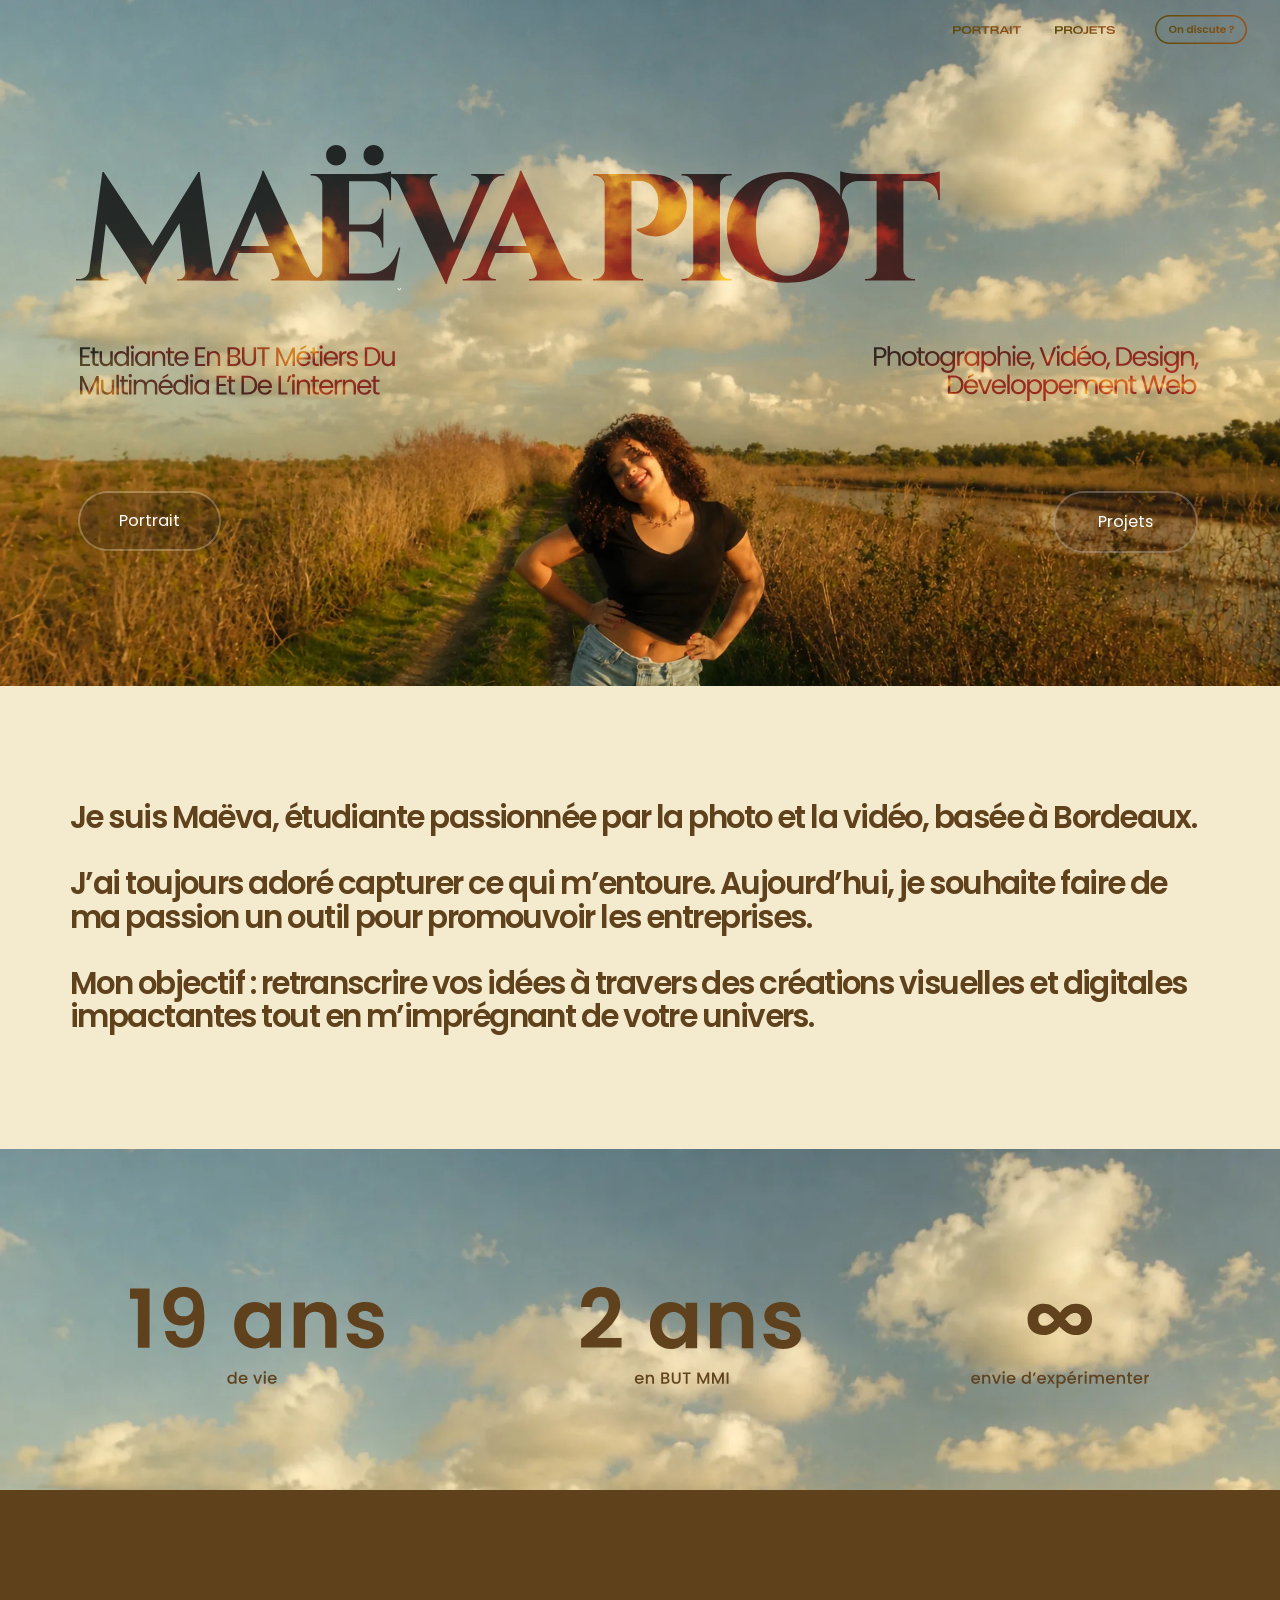
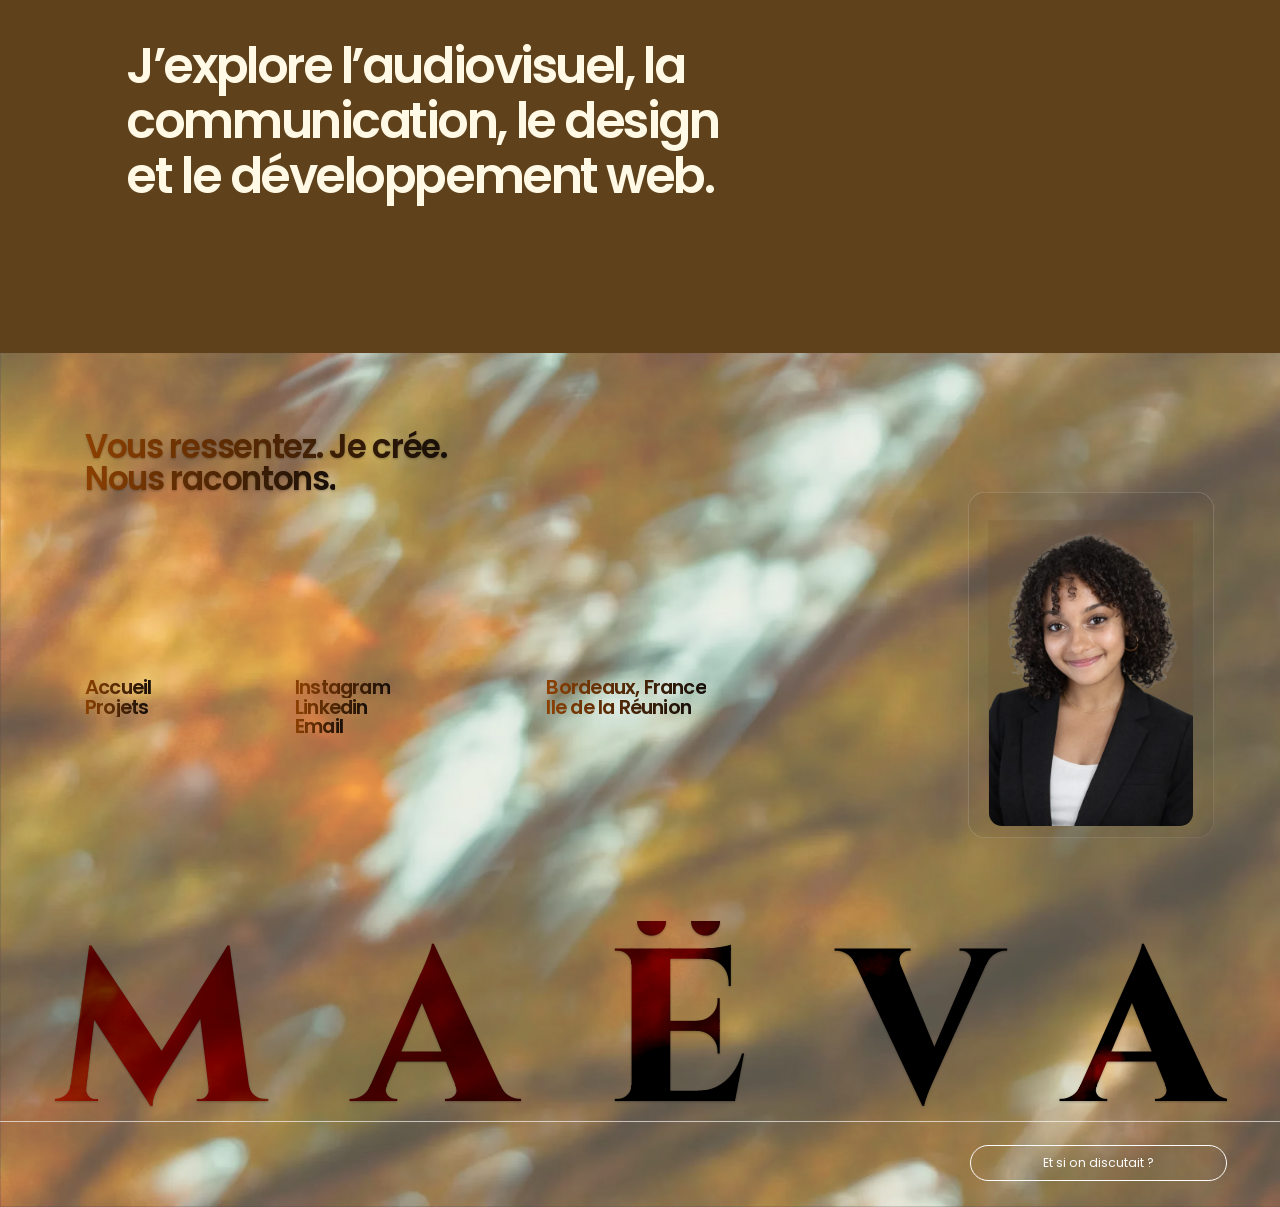
<file: index.html>
<!DOCTYPE html>
<html lang="fr">
<head>
  <meta charset="UTF-8">
  <meta name="viewport" content="width=device-width, initial-scale=1">
  <title>Maëva Piot — Portfolio</title>
  <meta name="description" content="Maëva Piot, étudiante en BUT Métiers du Multimédia et de l'Internet à Bordeaux : photographie, vidéo, design et développement web.">
  <link rel="preconnect" href="https://fonts.googleapis.com">
  <link rel="preconnect" href="https://fonts.gstatic.com" crossorigin>
  <link href="https://fonts.googleapis.com/css2?family=Cinzel:wght@600;800&family=Poppins:wght@300;400;500;600&display=swap" rel="stylesheet">
  <link rel="stylesheet" href="css/style.css">
</head>
<body>
  <div class="page">

    <header class="section hero">
      <img class="hero__fond plein-ecran" src="assets/img/hero.webp" alt="Maëva Piot souriante sur un chemin de campagne au coucher du soleil" fetchpriority="high">

      <nav class="nav" aria-label="Navigation principale">
        <a class="nav__portrait" href="#presentation"><img src="assets/svg/nav-portrait.svg" alt="Portrait"></a>
        <a class="nav__projets" href="projets.html"><img src="assets/svg/nav-projets.svg" alt="Projets"></a>
        <a class="nav__contact" href="mailto:maeva.piot@mmibordeaux.com">
          <img class="contour" src="assets/svg/nav-contour.svg" alt="">
          <img class="libelle" src="assets/svg/nav-on-discute.svg" alt="On discute ?">
        </a>
      </nav>

      <h1 class="hero__titre"><img src="assets/svg/titre-maeva-piot.svg" alt="Maëva Piot"></h1>
      <p class="hero__sous-titre hero__sous-titre--gauche"><img src="assets/svg/sous-titre-gauche.svg" alt="Étudiante en BUT Métiers du Multimédia et de l'Internet"></p>
      <p class="hero__sous-titre hero__sous-titre--droite"><img src="assets/svg/sous-titre-droite.svg" alt="Photographie, vidéo, design, développement web"></p>
      <img class="hero__fleche" src="assets/svg/nav-vector98.svg" alt="">

      <div class="hero__boutons">
        <a class="btn-hero btn-hero--portrait" href="#presentation">
          <img src="assets/svg/btn-portrait.svg" alt="">
          <span>Portrait</span>
        </a>
        <a class="btn-hero btn-hero--projets" href="projets.html">
          <img src="assets/svg/btn-projets-fond.svg" alt="">
          <img src="assets/svg/btn-projets-contour.svg" alt="">
          <span>Projets</span>
        </a>
      </div>
    </header>

    <main>
      <section class="section presentation" id="presentation">
        <div class="presentation__texte reveal">
          <p>Je suis Maëva, étudiante passionnée par la photo et la vidéo, basée à Bordeaux.</p>
          <p>J’ai toujours adoré capturer ce qui m’entoure. Aujourd’hui, je souhaite faire de ma passion un outil pour promouvoir les entreprises.</p>
          <p>Mon objectif : retranscrire vos idées à travers des créations visuelles et digitales impactantes tout en m’imprégnant de votre univers.</p>
        </div>
      </section>

      <section class="section chiffres" aria-label="Quelques chiffres">
        <div class="chiffres__fond crop plein-ecran"><img src="assets/img/ciel.webp" alt="" loading="lazy"></div>
        <img class="chiffres__svg chiffres__svg--groupe" src="assets/svg/stats-19-infini.svg" alt="19 ans de vie, 2 ans en BUT MMI, une envie infinie d’expérimenter">
        <img class="chiffres__svg chiffres__svg--deux" src="assets/svg/stats-2-ans.svg" alt="">
        <div class="chiffres__html" aria-hidden="true">
          <div><strong>19 ans</strong><span>de vie</span></div>
          <div><strong>2 ans</strong><span>en BUT MMI</span></div>
          <div><strong>∞</strong><span>envie d’expérimenter</span></div>
        </div>
      </section>

      <section class="section exploration">
        <p class="reveal">J’explore l’audiovisuel, la communication, le design et le développement web.</p>
      </section>
    </main>

    <footer class="section footer">
      <img class="footer__fond plein-ecran" src="assets/img/footer-bg.webp" alt="" loading="lazy">
      <p class="footer__accroche"><span class="texte-degrade">Vous ressentez. Je crée.</span><span class="texte-degrade">Nous racontons.</span></p>
      <nav class="footer__colonnes" aria-label="Liens du pied de page">
        <ul class="footer__col footer__col--nav">
          <li><a class="texte-degrade" href="index.html">Accueil</a></li>
          <li><a class="texte-degrade" href="projets.html">Projets</a></li>
        </ul>
        <ul class="footer__col footer__col--reseaux">
          <!-- TODO : renseigner les liens Instagram et LinkedIn -->
          <li><a class="texte-degrade" href="#" target="_blank" rel="noopener">Instagram</a></li>
          <li><a class="texte-degrade" href="#" target="_blank" rel="noopener">Linkedin</a></li>
          <li><a class="texte-degrade" href="mailto:maeva.piot@mmibordeaux.com">Email</a></li>
        </ul>
        <ul class="footer__col">
          <li class="texte-degrade">Bordeaux, France</li>
          <li class="texte-degrade">Ile de la Réunion</li>
        </ul>
      </nav>
      <div class="footer__carte">
        <img class="cadre" src="assets/svg/cadre-portrait.svg" alt="">
        <img class="photo" src="assets/img/portrait-maeva.webp" alt="Portrait de Maëva Piot" loading="lazy">
      </div>
      <p class="footer__nom" aria-hidden="true">Maëva</p>
      <img class="footer__ligne" src="assets/svg/ligne-footer.svg" alt="">
      <a class="footer__contact" href="mailto:maeva.piot@mmibordeaux.com">Et si on discutait ?</a>
    </footer>

  </div>
  <script src="js/main.js"></script>
</body>
</html>
</file>
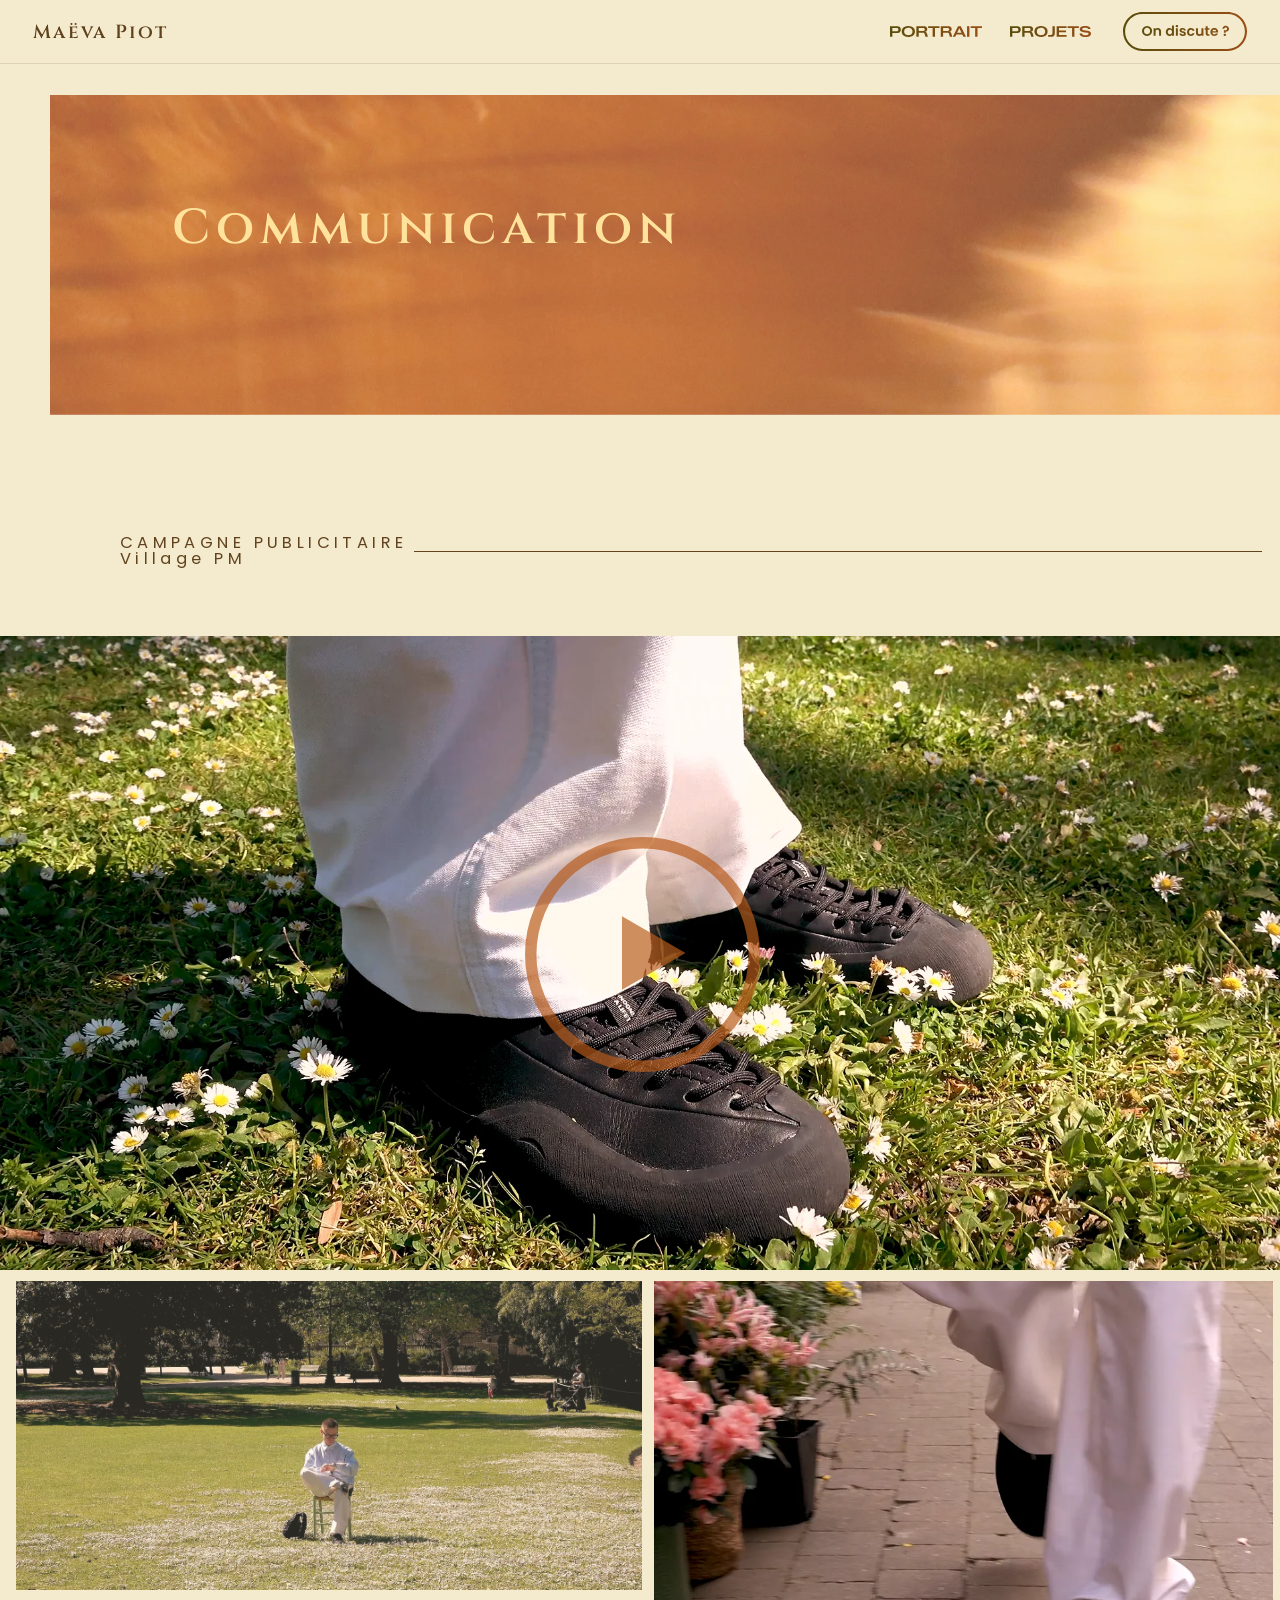
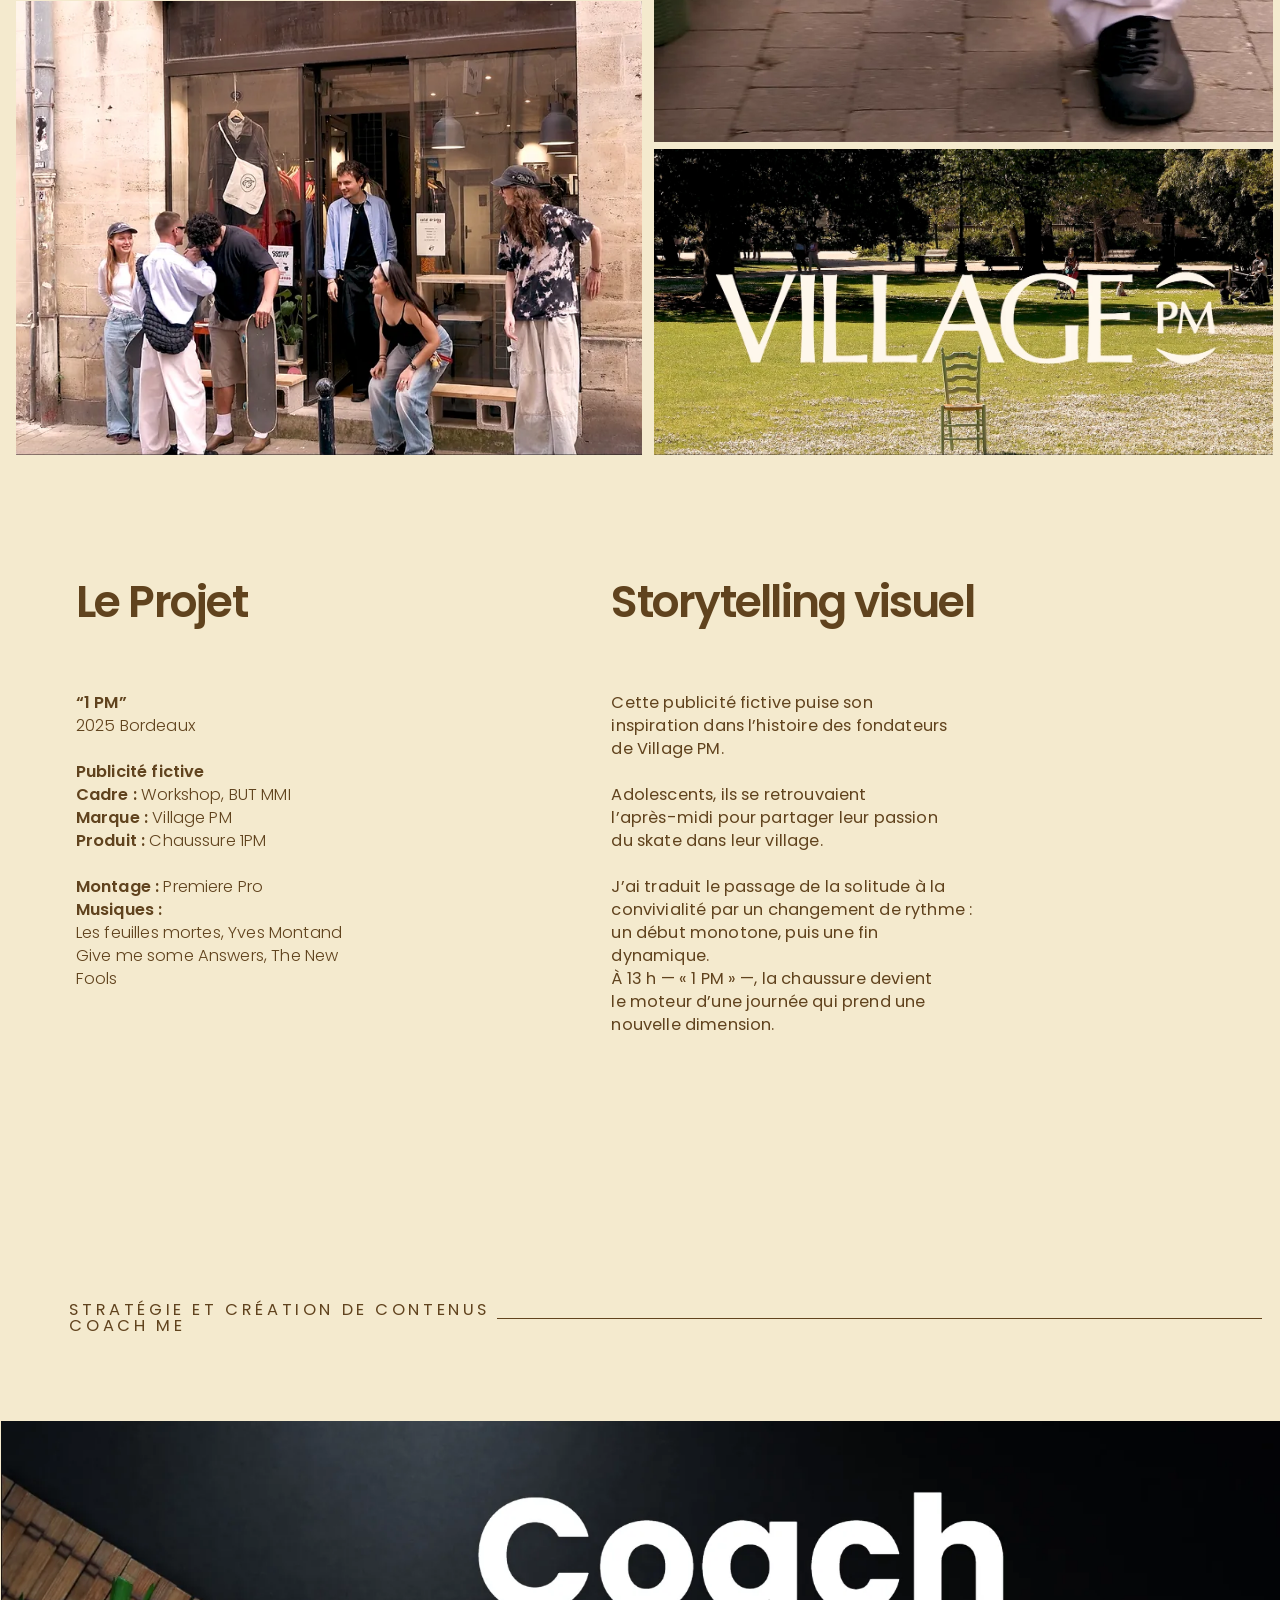
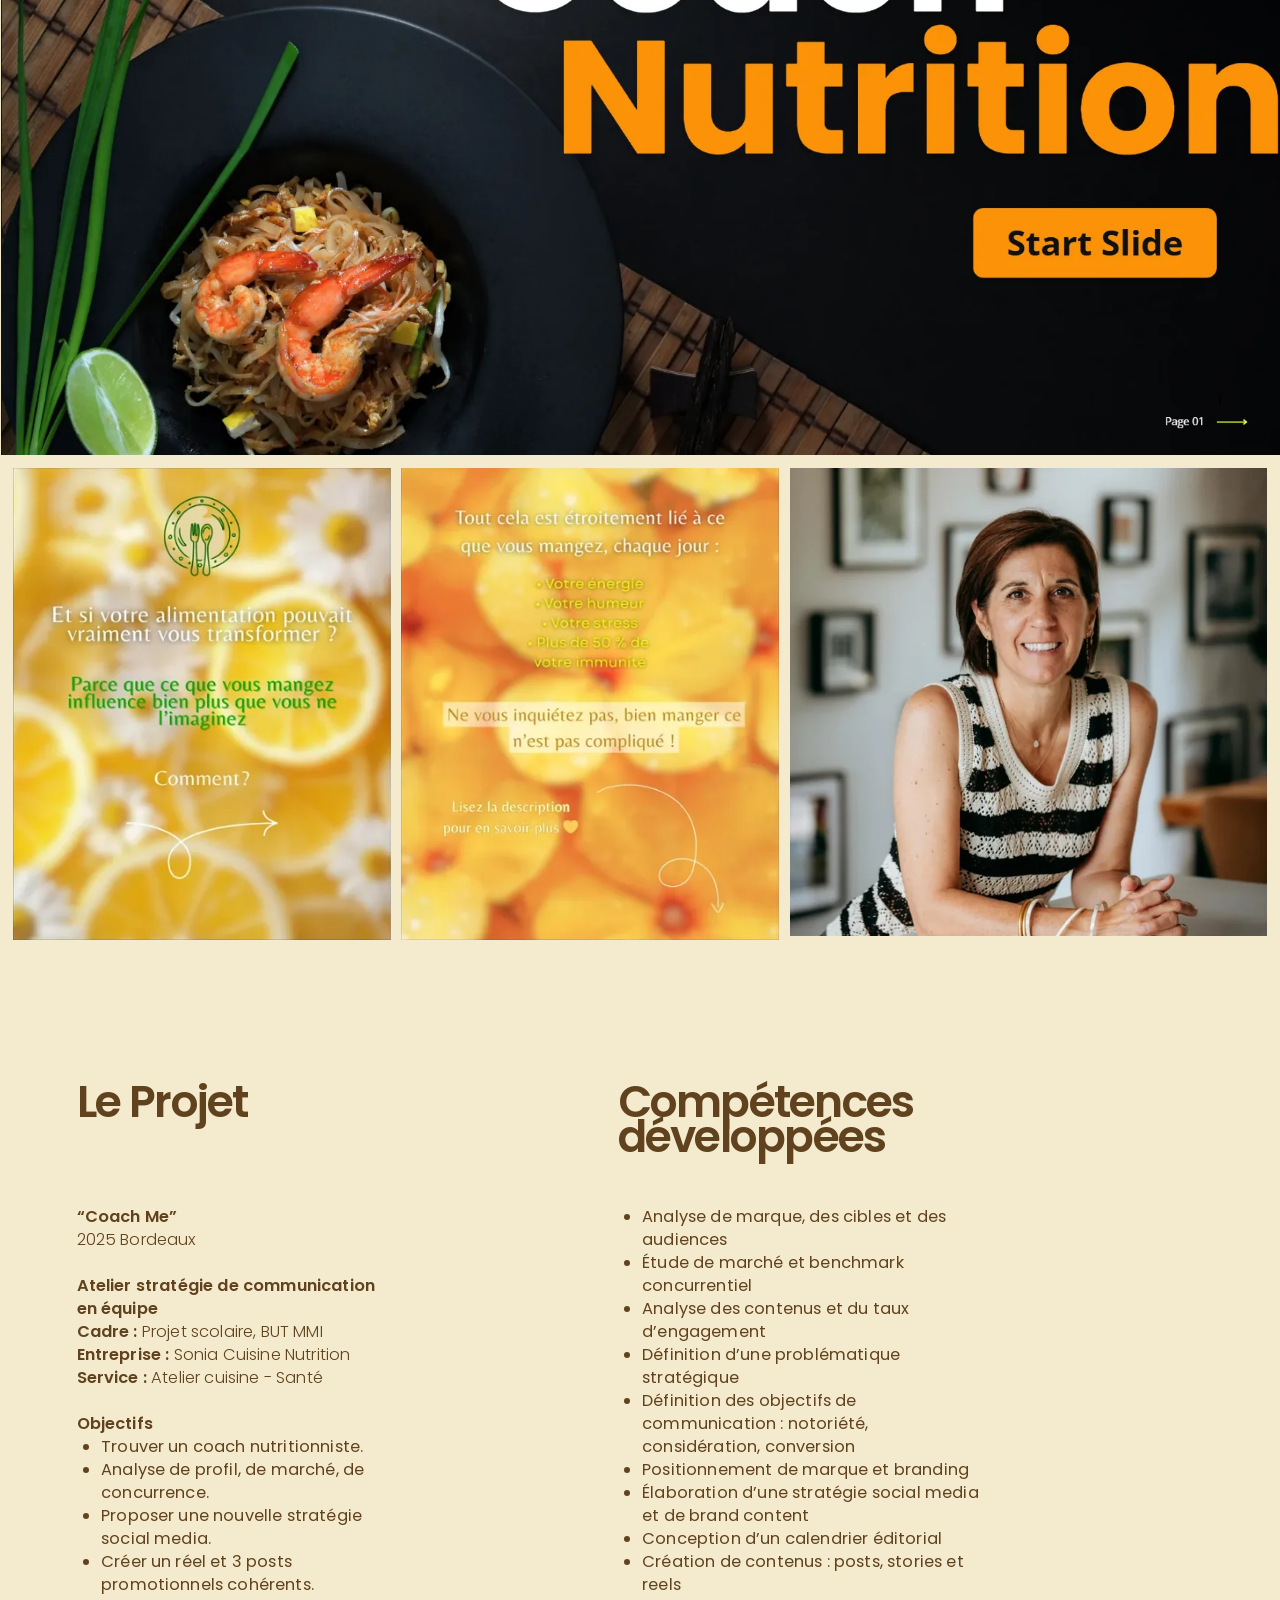
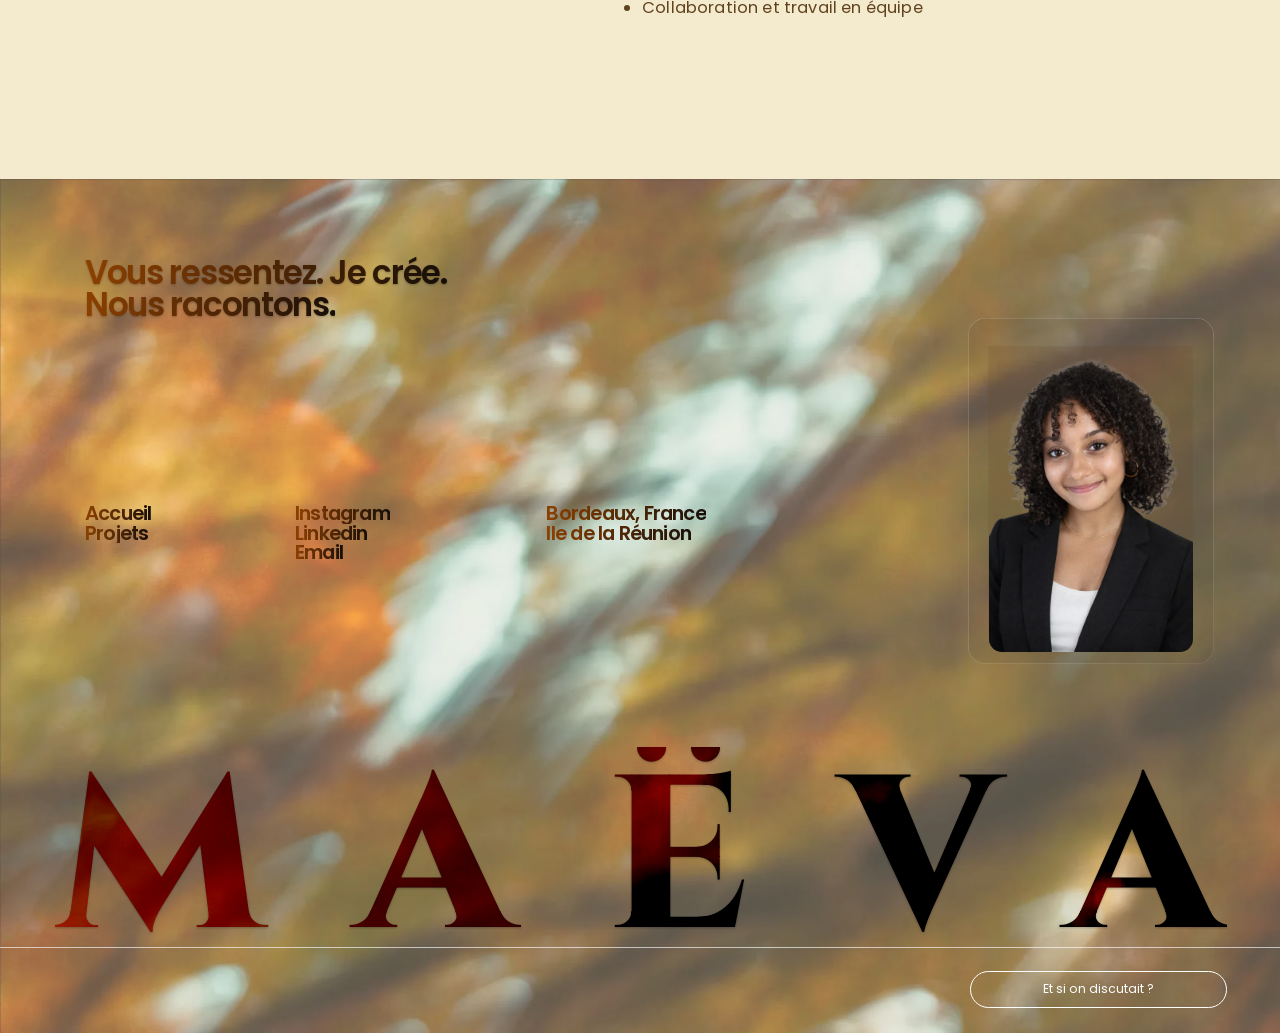
<file: communication.html>
<!DOCTYPE html>
<html lang="fr">
<head>
  <meta charset="UTF-8">
  <meta name="viewport" content="width=device-width, initial-scale=1">
  <title>Communication — Maëva Piot</title>
  <meta name="description" content="Projets de communication de Maëva Piot : campagne publicitaire Village PM et stratégie de contenus Coach Me.">
  <link rel="preconnect" href="https://fonts.googleapis.com">
  <link rel="preconnect" href="https://fonts.gstatic.com" crossorigin>
  <link href="https://fonts.googleapis.com/css2?family=Cinzel:wght@600;800&family=Poppins:wght@300;400;500;600&display=swap" rel="stylesheet">
  <link rel="stylesheet" href="css/style.css">
</head>
<body class="page-communication">
  <div class="page">

    <nav class="nav nav--barre" aria-label="Navigation principale">
      <a class="nav__marque" href="index.html">Maëva Piot</a>
      <a class="nav__portrait" href="index.html#presentation"><img src="assets/svg/nav-portrait.svg" alt="Portrait"></a>
      <a class="nav__projets" href="projets.html"><img src="assets/svg/nav-projets.svg" alt="Projets"></a>
      <a class="nav__contact" href="mailto:maeva.piot@mmibordeaux.com">
        <img class="contour" src="assets/svg/nav-contour.svg" alt="">
        <img class="libelle" src="assets/svg/nav-on-discute.svg" alt="On discute ?">
      </a>
    </nav>

    <header class="section page-header">
      <img class="page-header__image" src="assets/img/communication-header.webp" alt="" fetchpriority="high">
      <h1>Communication</h1>
    </header>

    <main>
      <!-- Campagne Village PM -->
      <section class="section com-village">
        <div class="etiquette">
          <p>Campagne publicitaire<br><span>Village PM</span></p>
          <img src="assets/svg/ligne-titre.svg" alt="">
        </div>

        <div class="video crop">
          <img class="cover" src="assets/img/com-image2.webp" alt="Chaussure 1PM dans l'herbe fleurie, extrait de la publicité" loading="lazy">
          <div class="video__play" aria-hidden="true">
            <img class="cercle" src="assets/svg/play-cercle.svg" alt="">
            <div class="triangle-boite"><img src="assets/svg/play-triangle.svg" alt=""></div>
          </div>
        </div>

        <div class="mosaique-village">
          <div class="col">
            <div class="mv-4 crop"><img class="cover" src="assets/img/com-image4.webp" alt="Skateur assis seul dans un parc" loading="lazy"></div>
            <div class="mv-3 crop"><img src="assets/img/com-image3.webp" alt="Groupe d'amis devant la boutique Village PM" loading="lazy"></div>
          </div>
          <div class="col">
            <div class="mv-5 crop"><img src="assets/img/com-image5.webp" alt="Pas sur un trottoir fleuri avec les chaussures 1PM" loading="lazy"></div>
            <div class="mv-651 crop"><img src="assets/img/com-image651.webp" alt="Logo Village PM sur un parc" loading="lazy"></div>
          </div>
        </div>

        <div class="projet-infos reveal">
          <h2>Le Projet</h2>
          <h2 class="titre-col2 col2">Storytelling visuel</h2>
          <div class="bloc fiche">
            <p>“1 PM”</p>
            <p class="l">2025 Bordeaux</p>
            <p class="espace"></p>
            <p>Publicité fictive</p>
            <p>Cadre : <span class="l">Workshop, BUT MMI</span></p>
            <p>Marque : <span class="l">Village PM</span></p>
            <p>Produit : <span class="l">Chaussure 1PM</span></p>
            <p class="espace"></p>
            <p>Montage : <span class="l">Premiere Pro</span></p>
            <p>Musiques :</p>
            <p class="l">Les feuilles mortes, Yves Montand</p>
            <p class="l">Give me some Answers, The New Fools</p>
          </div>
          <div class="bloc texte">
            <p>Cette publicité fictive puise son<br>inspiration dans l’histoire des fondateurs<br>de Village PM.</p>
            <p>Adolescents, ils se retrouvaient<br>l’après-midi pour partager leur passion<br>du skate dans leur village.</p>
            <p>J’ai traduit le passage de la solitude à la convivialité par un changement de rythme : un début monotone, puis une fin dynamique.<br>À 13 h — « 1 PM » —, la chaussure devient<br>le moteur d’une journée qui prend une nouvelle dimension.</p>
          </div>
        </div>
      </section>

      <!-- Coach Me -->
      <section class="section com-coach">
        <div class="etiquette">
          <p>Stratégie et création de contenus<br>Coach Me</p>
          <img src="assets/svg/ligne-titre-coach.svg" alt="">
        </div>

        <div class="coach-visuel crop"><img src="assets/img/com-image652.webp" alt="Diaporama « Coach Nutrition » avec une assiette de nouilles aux crevettes" loading="lazy"></div>

        <div class="coach-posts">
          <div class="p653 crop"><img src="assets/img/com-image646.webp" alt="Post Instagram Coach Me, fond citrons" loading="lazy"></div>
          <div class="p646 crop"><img src="assets/img/com-image646.webp" alt="Post Instagram Coach Me, fond fleurs orange" loading="lazy"></div>
          <div class="p645 crop"><img src="assets/img/com-image645.webp" alt="Portrait de Sonia, coach en nutrition" loading="lazy"></div>
        </div>

        <div class="projet-infos reveal">
          <h2>Le Projet</h2>
          <h2 class="titre-col2 col2">Compétences développées</h2>
          <div class="bloc fiche">
            <p>“Coach Me”</p>
            <p class="l">2025 Bordeaux</p>
            <p class="espace"></p>
            <p>Atelier stratégie de communication en équipe</p>
            <p>Cadre : <span class="l">Projet scolaire, BUT MMI</span></p>
            <p>Entreprise : <span class="l">Sonia Cuisine Nutrition</span></p>
            <p>Service : <span class="l">Atelier cuisine - Santé</span></p>
            <p class="espace"></p>
            <p>Objectifs</p>
            <ul>
              <li>Trouver un coach nutritionniste.</li>
              <li>Analyse de profil, de marché, de concurrence.</li>
              <li>Proposer une nouvelle stratégie social media.</li>
              <li>Créer un réel et 3 posts promotionnels cohérents.</li>
            </ul>
          </div>
          <ul class="bloc liste">
            <li>Analyse de marque, des cibles et des audiences</li>
            <li>Étude de marché et benchmark concurrentiel</li>
            <li>Analyse des contenus et du taux d’engagement</li>
            <li>Définition d’une problématique stratégique</li>
            <li>Définition des objectifs de communication : notoriété, considération, conversion</li>
            <li>Positionnement de marque et branding</li>
            <li>Élaboration d’une stratégie social media et de brand content</li>
            <li>Conception d’un calendrier éditorial</li>
            <li>Création de contenus : posts, stories et reels</li>
            <li>Collaboration et travail en équipe</li>
          </ul>
        </div>
      </section>
    </main>

    <footer class="section footer">
      <img class="footer__fond plein-ecran" src="assets/img/footer-bg.webp" alt="" loading="lazy">
      <p class="footer__accroche"><span class="texte-degrade">Vous ressentez. Je crée.</span><span class="texte-degrade">Nous racontons.</span></p>
      <nav class="footer__colonnes" aria-label="Liens du pied de page">
        <ul class="footer__col footer__col--nav">
          <li><a class="texte-degrade" href="index.html">Accueil</a></li>
          <li><a class="texte-degrade" href="projets.html">Projets</a></li>
        </ul>
        <ul class="footer__col footer__col--reseaux">
          <!-- TODO : renseigner les liens Instagram et LinkedIn -->
          <li><a class="texte-degrade" href="#" target="_blank" rel="noopener">Instagram</a></li>
          <li><a class="texte-degrade" href="#" target="_blank" rel="noopener">Linkedin</a></li>
          <li><a class="texte-degrade" href="mailto:maeva.piot@mmibordeaux.com">Email</a></li>
        </ul>
        <ul class="footer__col">
          <li class="texte-degrade">Bordeaux, France</li>
          <li class="texte-degrade">Ile de la Réunion</li>
        </ul>
      </nav>
      <div class="footer__carte">
        <img class="cadre" src="assets/svg/cadre-portrait.svg" alt="">
        <img class="photo" src="assets/img/portrait-maeva.webp" alt="Portrait de Maëva Piot" loading="lazy">
      </div>
      <p class="footer__nom" aria-hidden="true">Maëva</p>
      <img class="footer__ligne" src="assets/svg/ligne-footer.svg" alt="">
      <a class="footer__contact" href="mailto:maeva.piot@mmibordeaux.com">Et si on discutait ?</a>
    </footer>

  </div>
  <script src="js/main.js"></script>
</body>
</html>
</file>
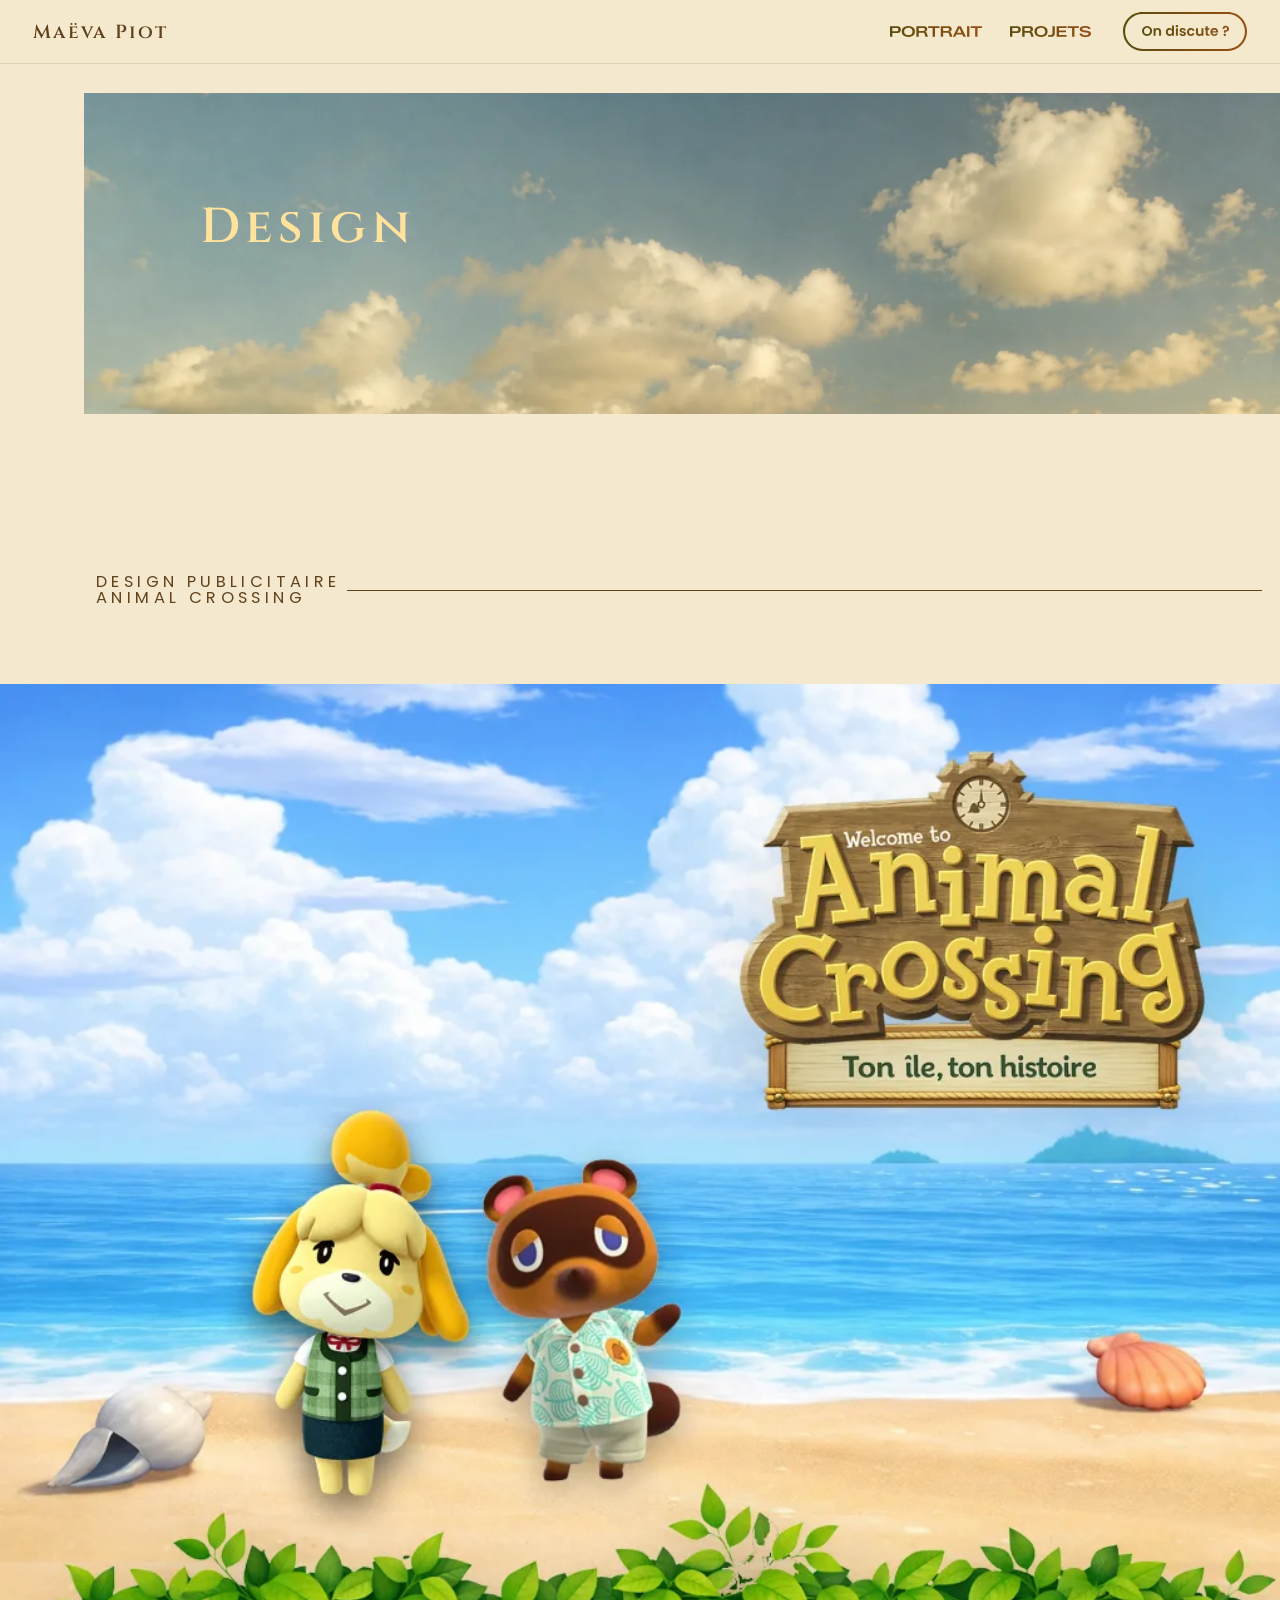
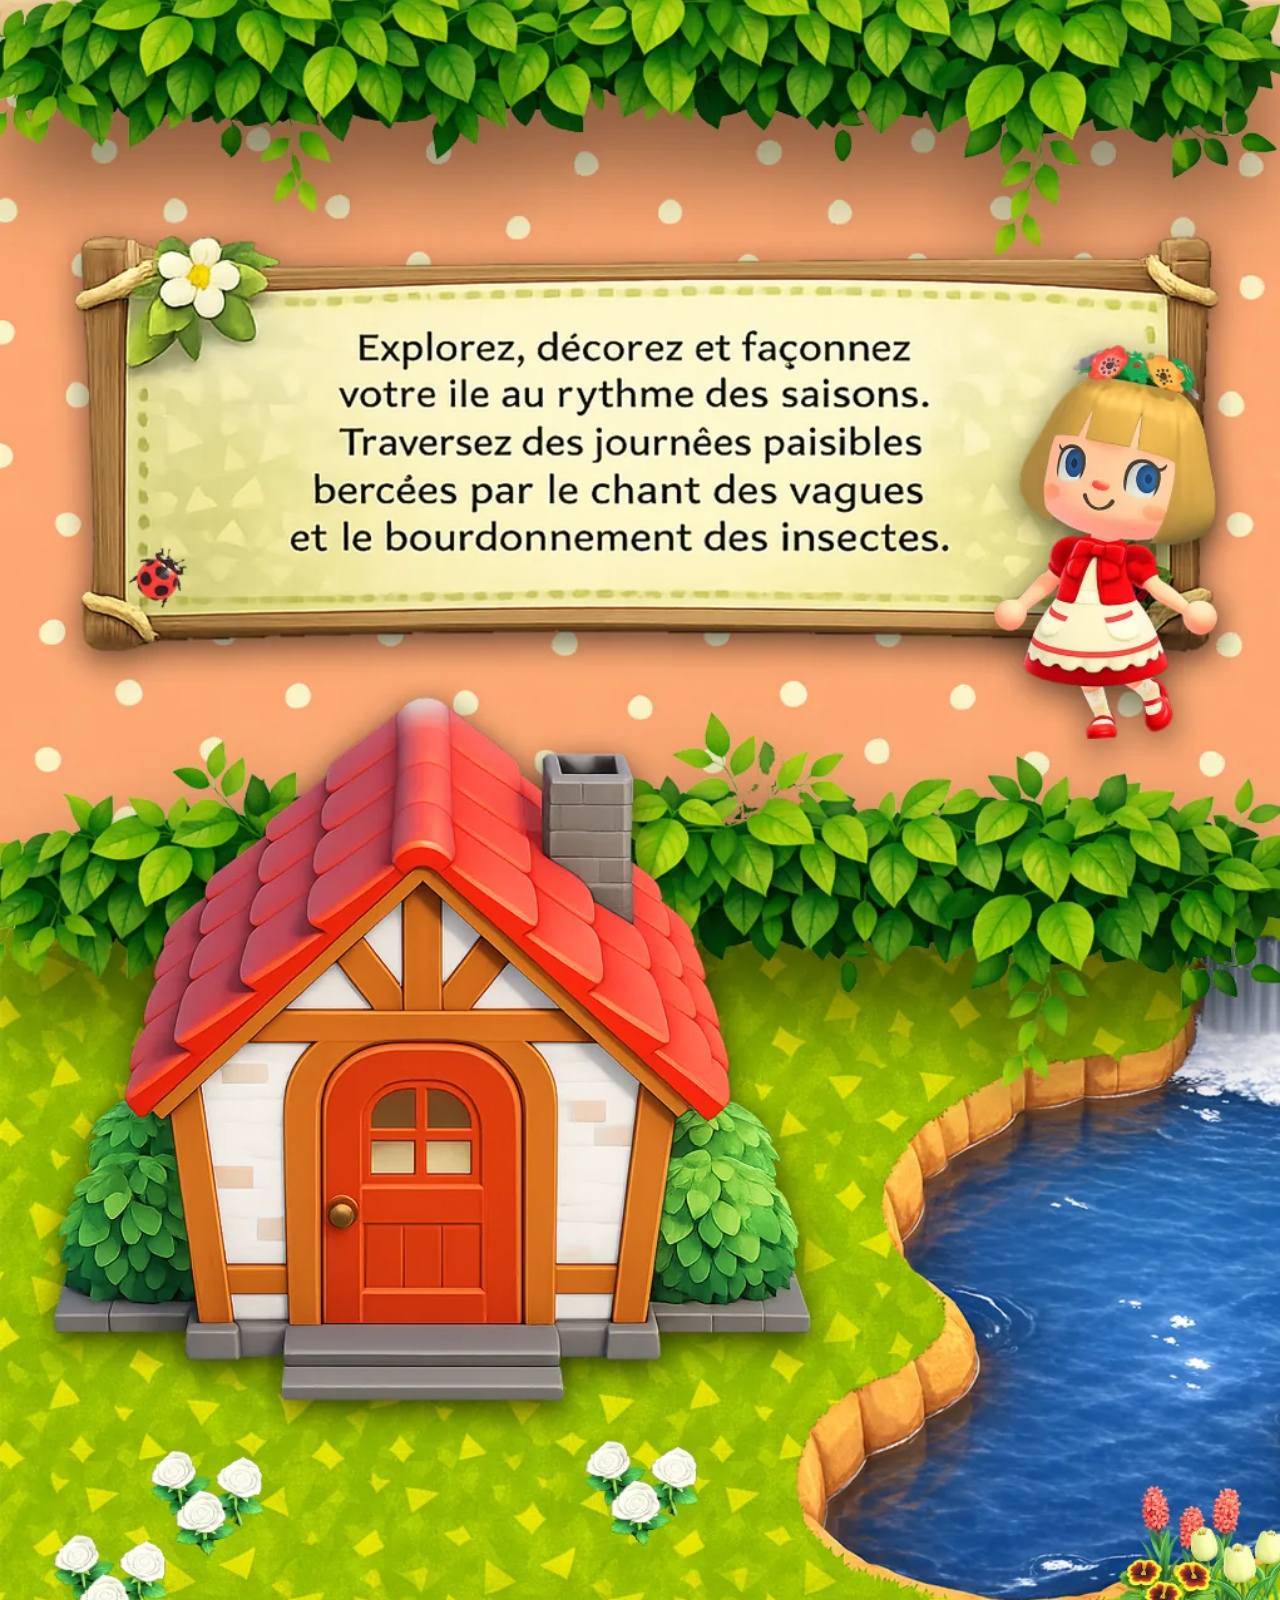
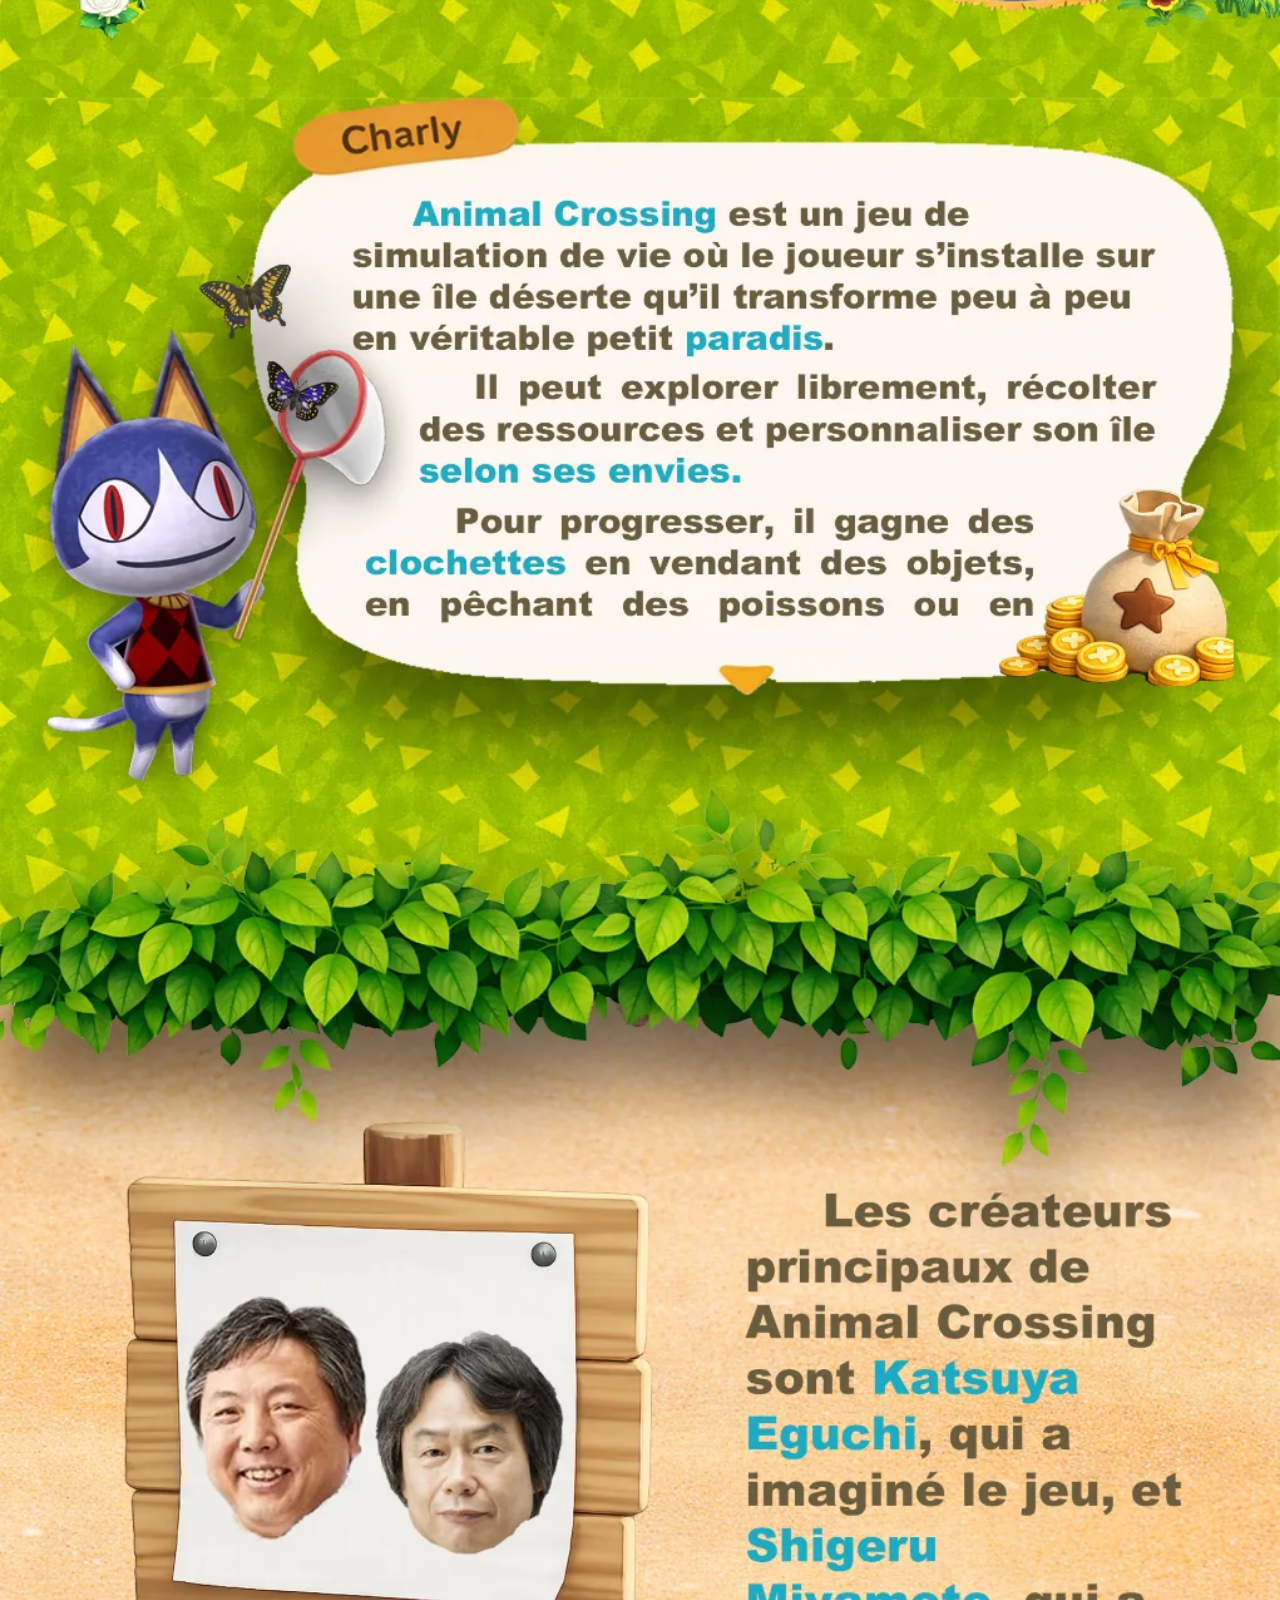
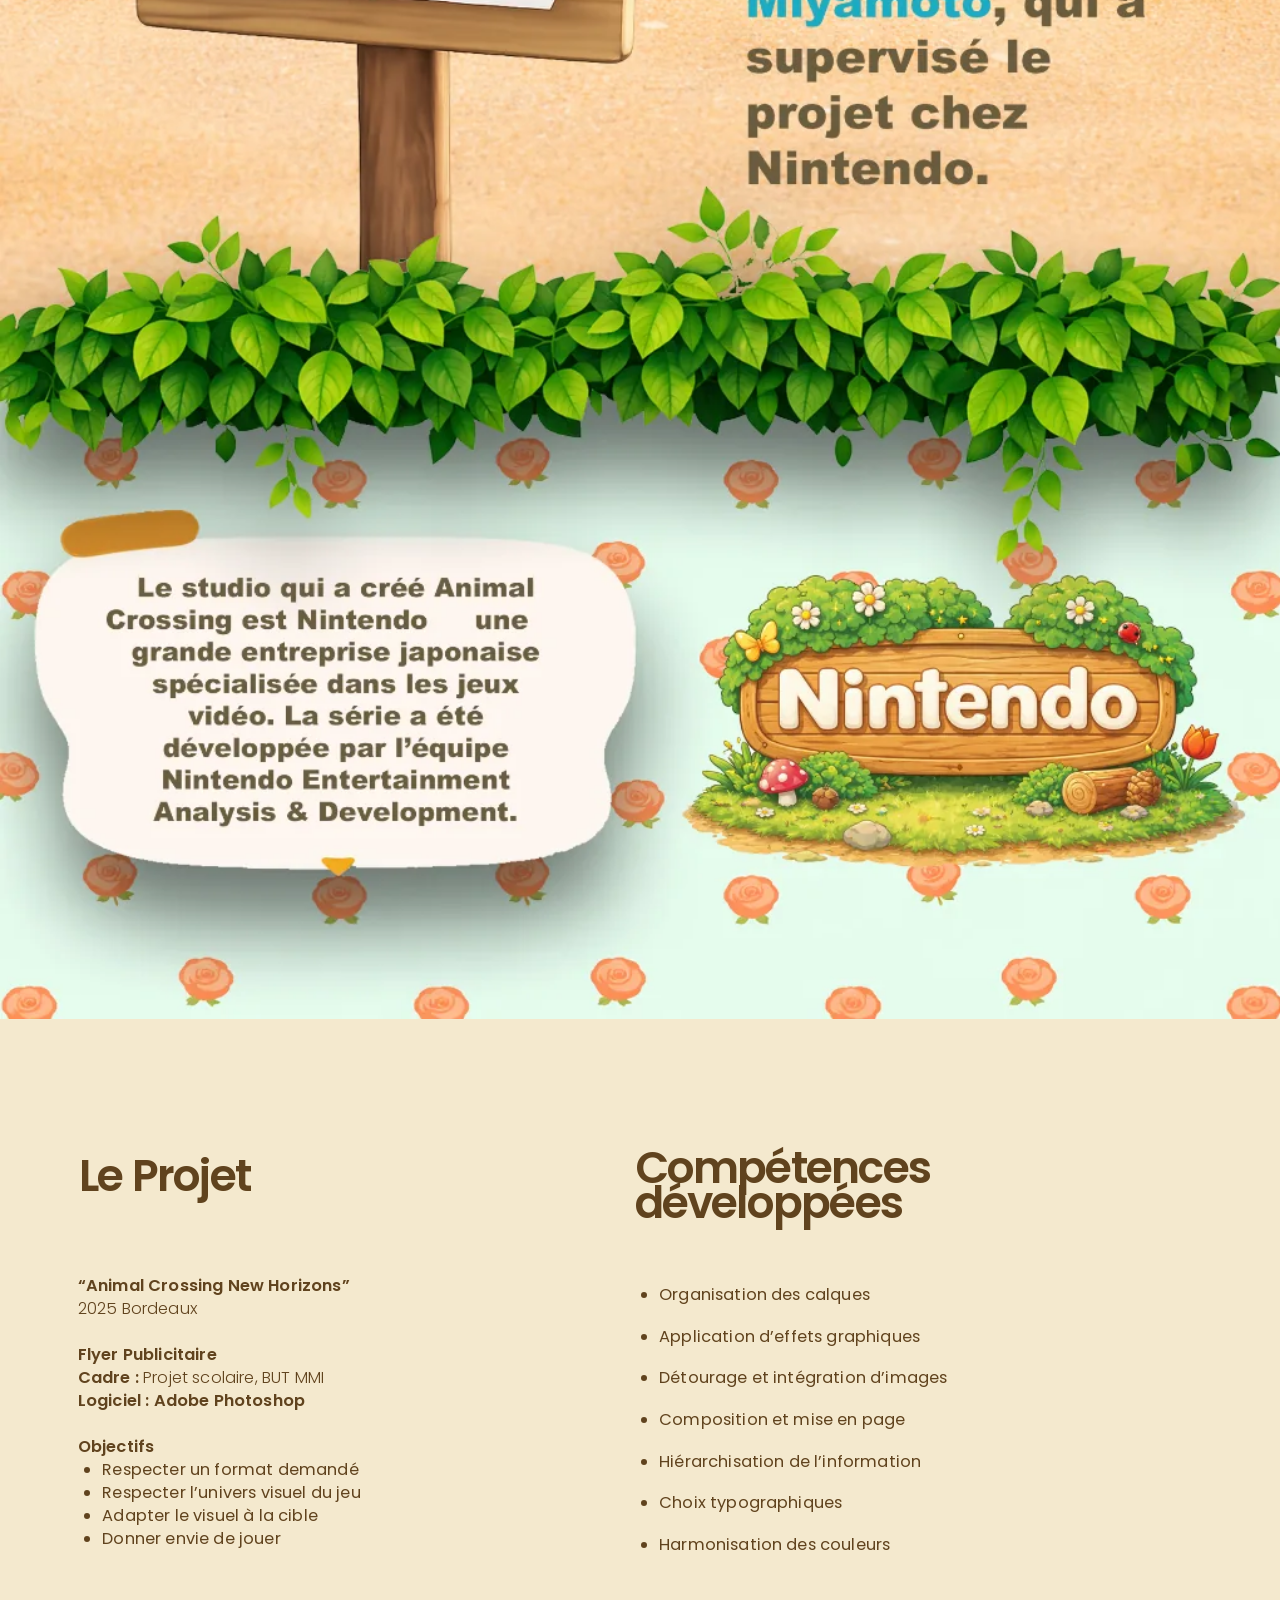
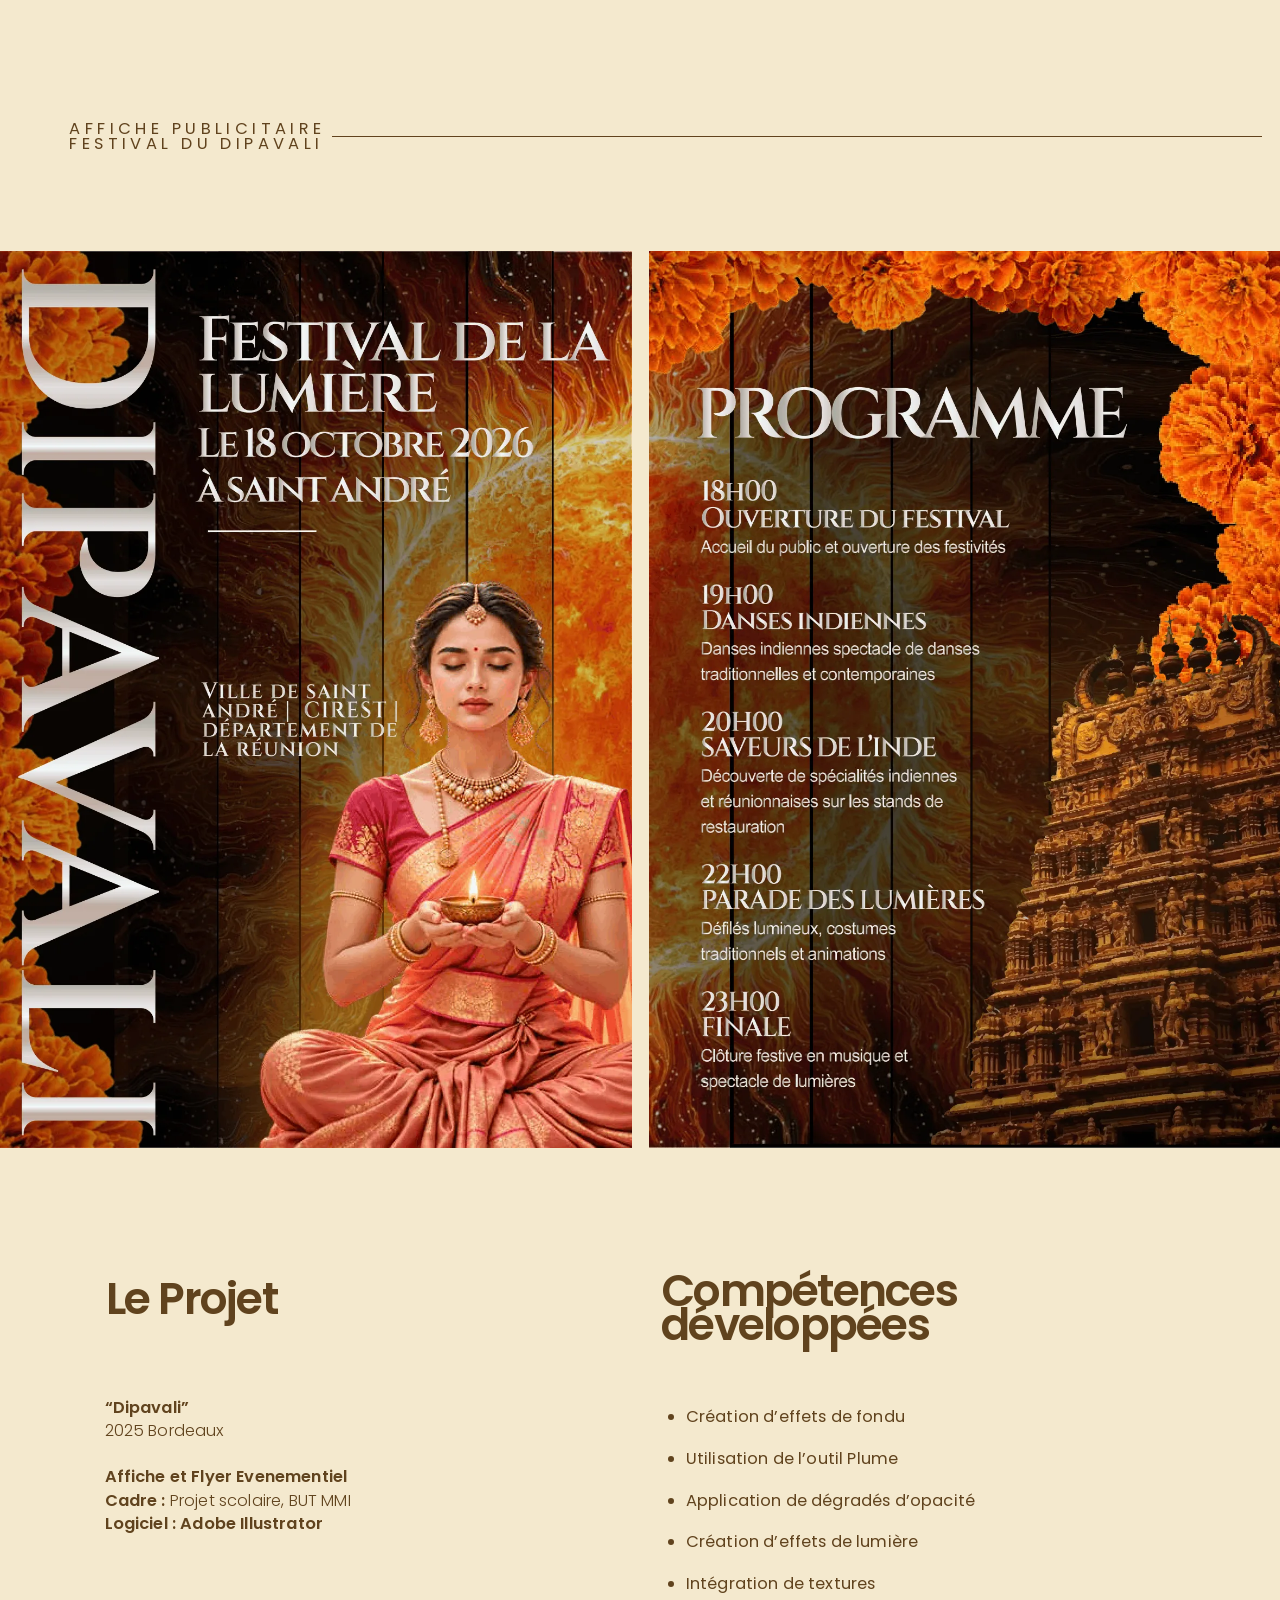
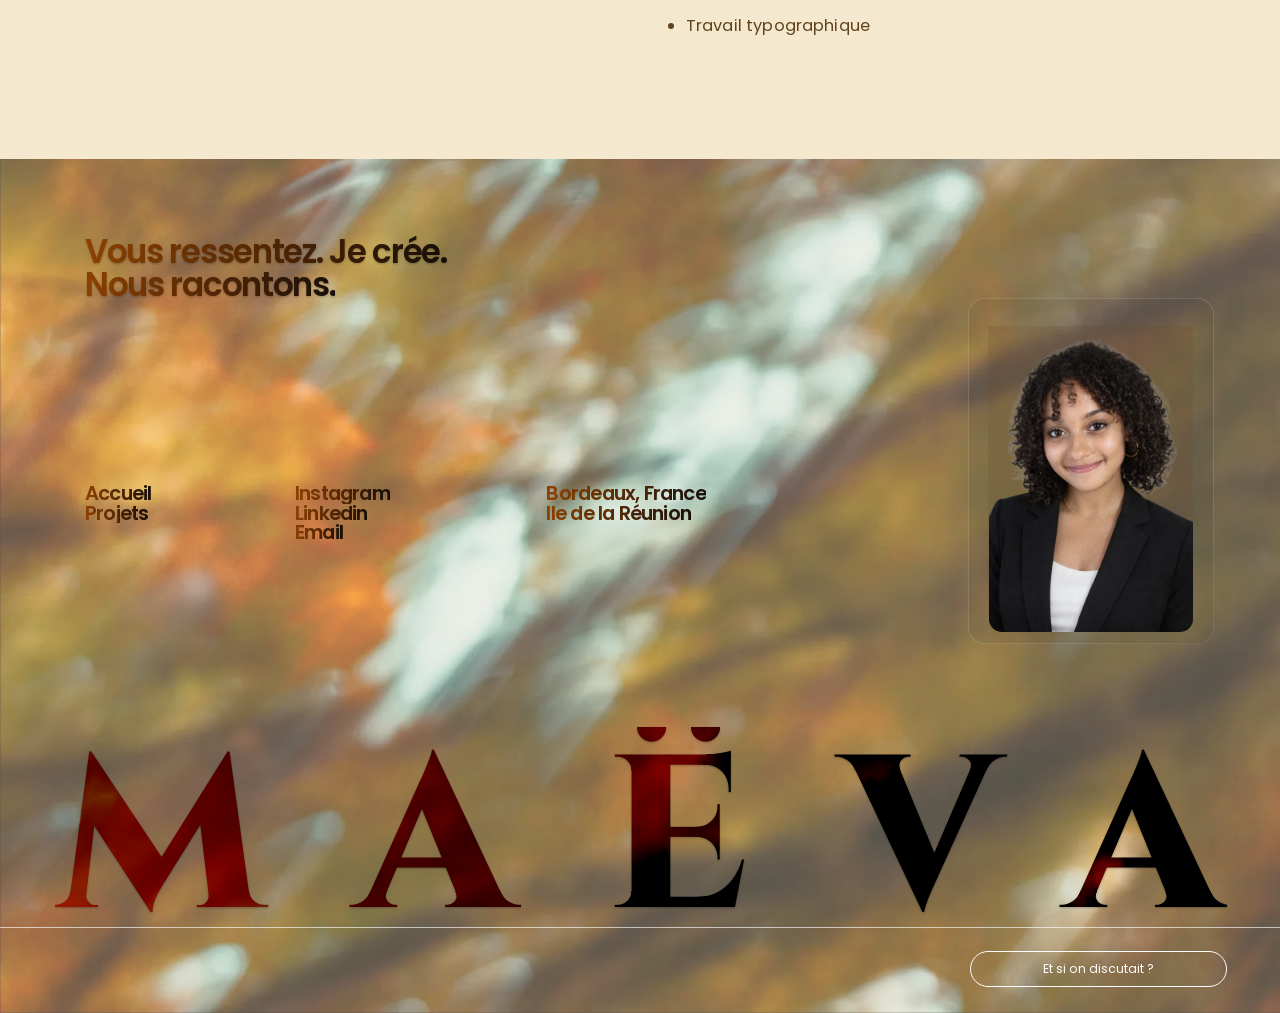
<file: design.html>
<!DOCTYPE html>
<html lang="fr">
<head>
  <meta charset="UTF-8">
  <meta name="viewport" content="width=device-width, initial-scale=1">
  <title>Design — Maëva Piot</title>
  <meta name="description" content="Projets de design graphique de Maëva Piot : flyer Animal Crossing et affiche du festival Dipavali.">
  <link rel="preconnect" href="https://fonts.googleapis.com">
  <link rel="preconnect" href="https://fonts.gstatic.com" crossorigin>
  <link href="https://fonts.googleapis.com/css2?family=Cinzel:wght@600;800&family=Poppins:wght@300;400;500;600&display=swap" rel="stylesheet">
  <link rel="stylesheet" href="css/style.css">
</head>
<body class="page-design">
  <div class="page">

    <nav class="nav nav--barre" aria-label="Navigation principale">
      <a class="nav__marque" href="index.html">Maëva Piot</a>
      <a class="nav__portrait" href="index.html#presentation"><img src="assets/svg/nav-portrait.svg" alt="Portrait"></a>
      <a class="nav__projets" href="projets.html"><img src="assets/svg/nav-projets.svg" alt="Projets"></a>
      <a class="nav__contact" href="mailto:maeva.piot@mmibordeaux.com">
        <img class="contour" src="assets/svg/nav-contour.svg" alt="">
        <img class="libelle" src="assets/svg/nav-on-discute.svg" alt="On discute ?">
      </a>
    </nav>

    <header class="section page-header">
      <div class="page-header__image crop"><img src="assets/img/ciel.webp" alt="" fetchpriority="high"></div>
      <h1>Design</h1>
    </header>

    <main>
      <!-- Animal Crossing -->
      <section class="section des-animal">
        <div class="etiquette">
          <p>Design publicitaire<br>Animal Crossing</p>
          <img src="assets/svg/ligne-titre-design.svg" alt="">
        </div>

        <img class="animal-visuel" src="assets/img/design-animal-crossing.webp" alt="Flyer publicitaire Animal Crossing New Horizons : présentation du jeu, de ses créateurs et du studio Nintendo" loading="lazy">

        <div class="projet-infos reveal">
          <h2>Le Projet</h2>
          <h2 class="titre-col2 col2">Compétences développées</h2>
          <div class="bloc fiche">
            <p>“Animal Crossing New Horizons”</p>
            <p class="l">2025 Bordeaux</p>
            <p class="espace"></p>
            <p>Flyer Publicitaire</p>
            <p>Cadre : <span class="l">Projet scolaire, BUT MMI</span></p>
            <p>Logiciel : Adobe Photoshop</p>
            <p class="espace"></p>
            <p>Objectifs</p>
            <ul>
              <li>Respecter un format demandé</li>
              <li>Respecter l’univers visuel du jeu</li>
              <li>Adapter le visuel à la cible</li>
              <li>Donner envie de jouer</li>
            </ul>
          </div>
          <ul class="bloc liste liste--aere">
            <li>Organisation des calques</li>
            <li>Application d’effets graphiques</li>
            <li>Détourage et intégration d’images</li>
            <li>Composition et mise en page</li>
            <li>Hiérarchisation de l’information</li>
            <li>Choix typographiques</li>
            <li>Harmonisation des couleurs</li>
          </ul>
        </div>
      </section>

      <!-- Dipavali -->
      <section class="section des-dipavali">
        <div class="etiquette">
          <p>Affiche publicitaire<br>Festival du Dipavali</p>
          <img src="assets/svg/ligne-titre-design.svg" alt="">
        </div>

        <div class="flyers">
          <a class="crop" href="assets/img/design-flyer1.webp" data-zoom><img class="cover" src="assets/img/design-flyer1.webp" alt="Affiche « Festival de la Lumière », Dipavali 2026 à Saint-André" loading="lazy"></a>
          <a class="crop" href="assets/img/design-flyer2.webp" data-zoom><img class="cover" src="assets/img/design-flyer2.webp" alt="Verso du flyer : programme du festival du Dipavali" loading="lazy"></a>
        </div>

        <div class="projet-infos reveal">
          <h2>Le Projet</h2>
          <h2 class="titre-col2 col2">Compétences développées</h2>
          <div class="bloc fiche">
            <p>“Dipavali”</p>
            <p class="l">2025 Bordeaux</p>
            <p class="espace"></p>
            <p>Affiche et Flyer Evenementiel</p>
            <p>Cadre : <span class="l">Projet scolaire, BUT MMI</span></p>
            <p>Logiciel : Adobe Illustrator</p>
          </div>
          <ul class="bloc liste liste--aere">
            <li>Création d’effets de fondu</li>
            <li>Utilisation de l’outil Plume</li>
            <li>Application de dégradés d’opacité</li>
            <li>Création d’effets de lumière</li>
            <li>Intégration de textures</li>
            <li>Travail typographique</li>
          </ul>
        </div>
      </section>
    </main>

    <footer class="section footer">
      <img class="footer__fond plein-ecran" src="assets/img/footer-bg.webp" alt="" loading="lazy">
      <p class="footer__accroche"><span class="texte-degrade">Vous ressentez. Je crée.</span><span class="texte-degrade">Nous racontons.</span></p>
      <nav class="footer__colonnes" aria-label="Liens du pied de page">
        <ul class="footer__col footer__col--nav">
          <li><a class="texte-degrade" href="index.html">Accueil</a></li>
          <li><a class="texte-degrade" href="projets.html">Projets</a></li>
        </ul>
        <ul class="footer__col footer__col--reseaux">
          <!-- TODO : renseigner les liens Instagram et LinkedIn -->
          <li><a class="texte-degrade" href="#" target="_blank" rel="noopener">Instagram</a></li>
          <li><a class="texte-degrade" href="#" target="_blank" rel="noopener">Linkedin</a></li>
          <li><a class="texte-degrade" href="mailto:maeva.piot@mmibordeaux.com">Email</a></li>
        </ul>
        <ul class="footer__col">
          <li class="texte-degrade">Bordeaux, France</li>
          <li class="texte-degrade">Ile de la Réunion</li>
        </ul>
      </nav>
      <div class="footer__carte">
        <img class="cadre" src="assets/svg/cadre-portrait.svg" alt="">
        <img class="photo" src="assets/img/portrait-maeva.webp" alt="Portrait de Maëva Piot" loading="lazy">
      </div>
      <p class="footer__nom" aria-hidden="true">Maëva</p>
      <img class="footer__ligne" src="assets/svg/ligne-footer.svg" alt="">
      <a class="footer__contact" href="mailto:maeva.piot@mmibordeaux.com">Et si on discutait ?</a>
    </footer>

  </div>
  <script src="js/main.js"></script>
</body>
</html>
</file>
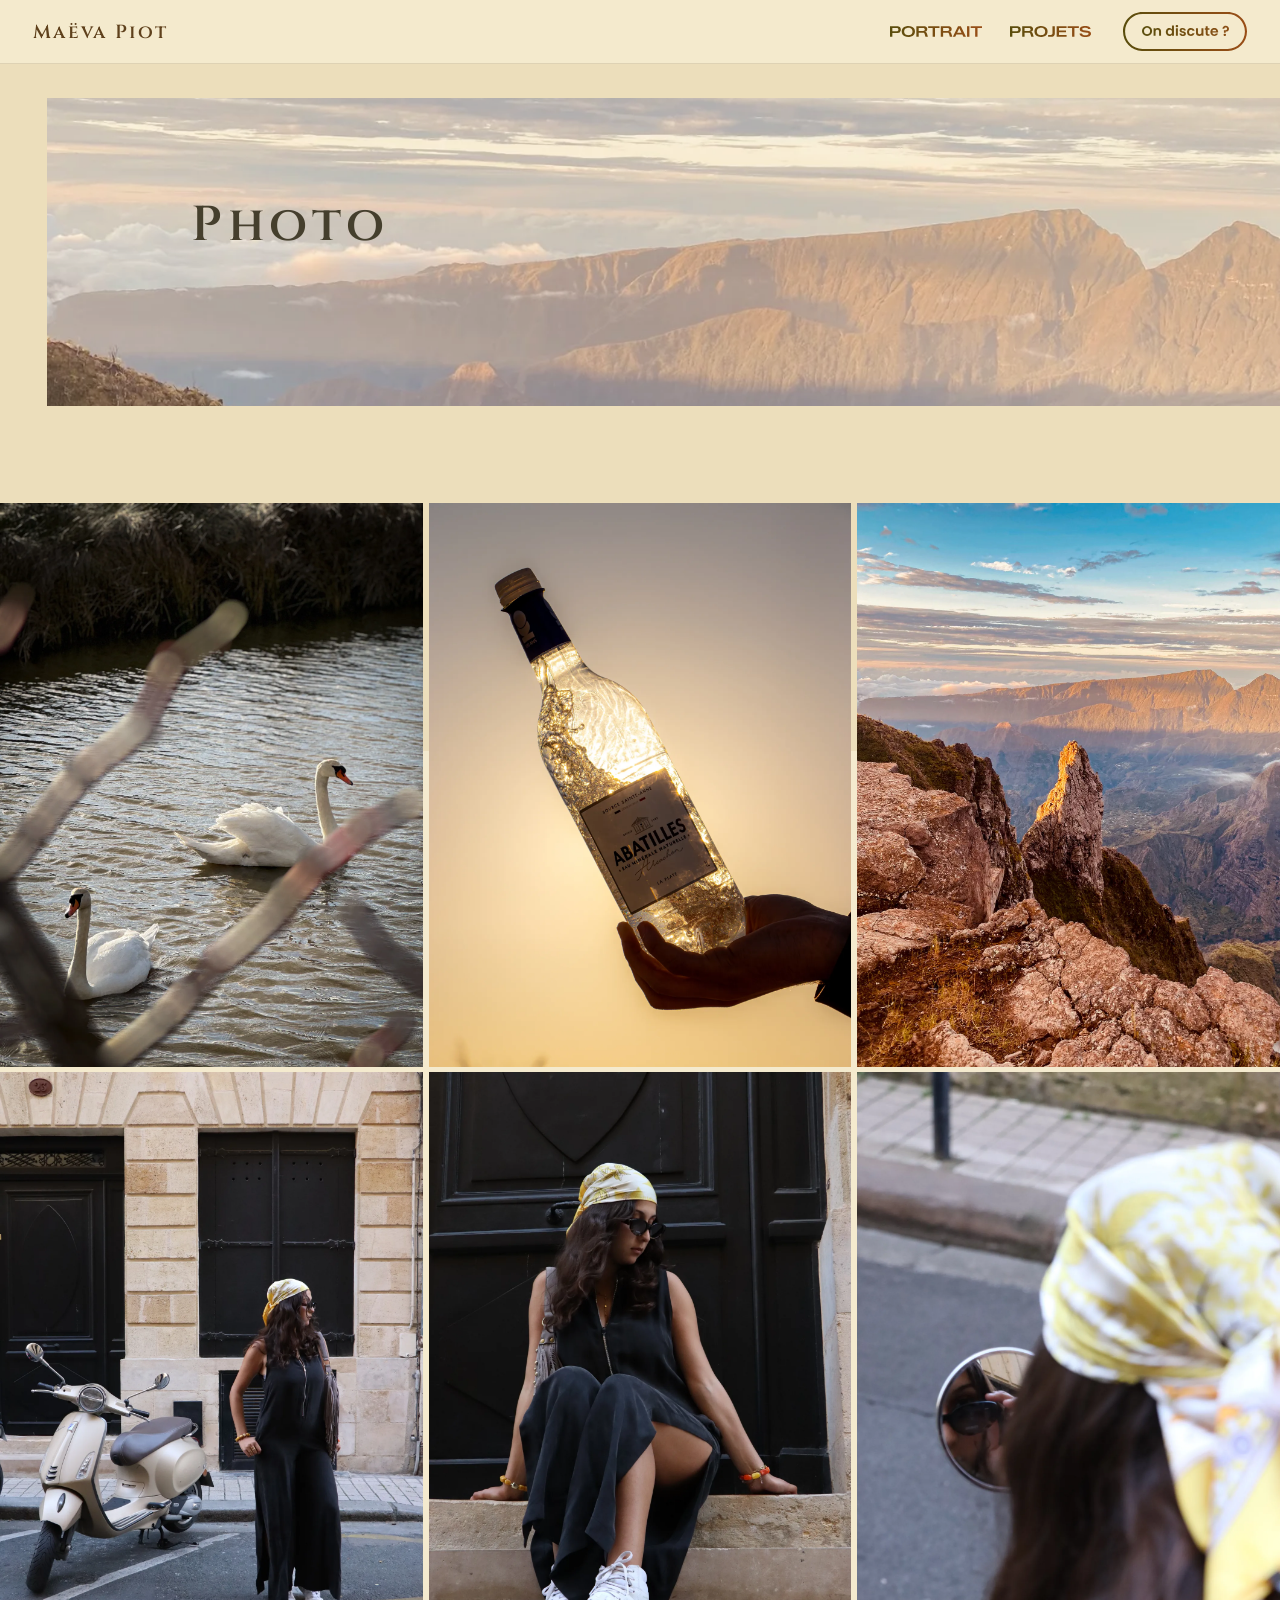
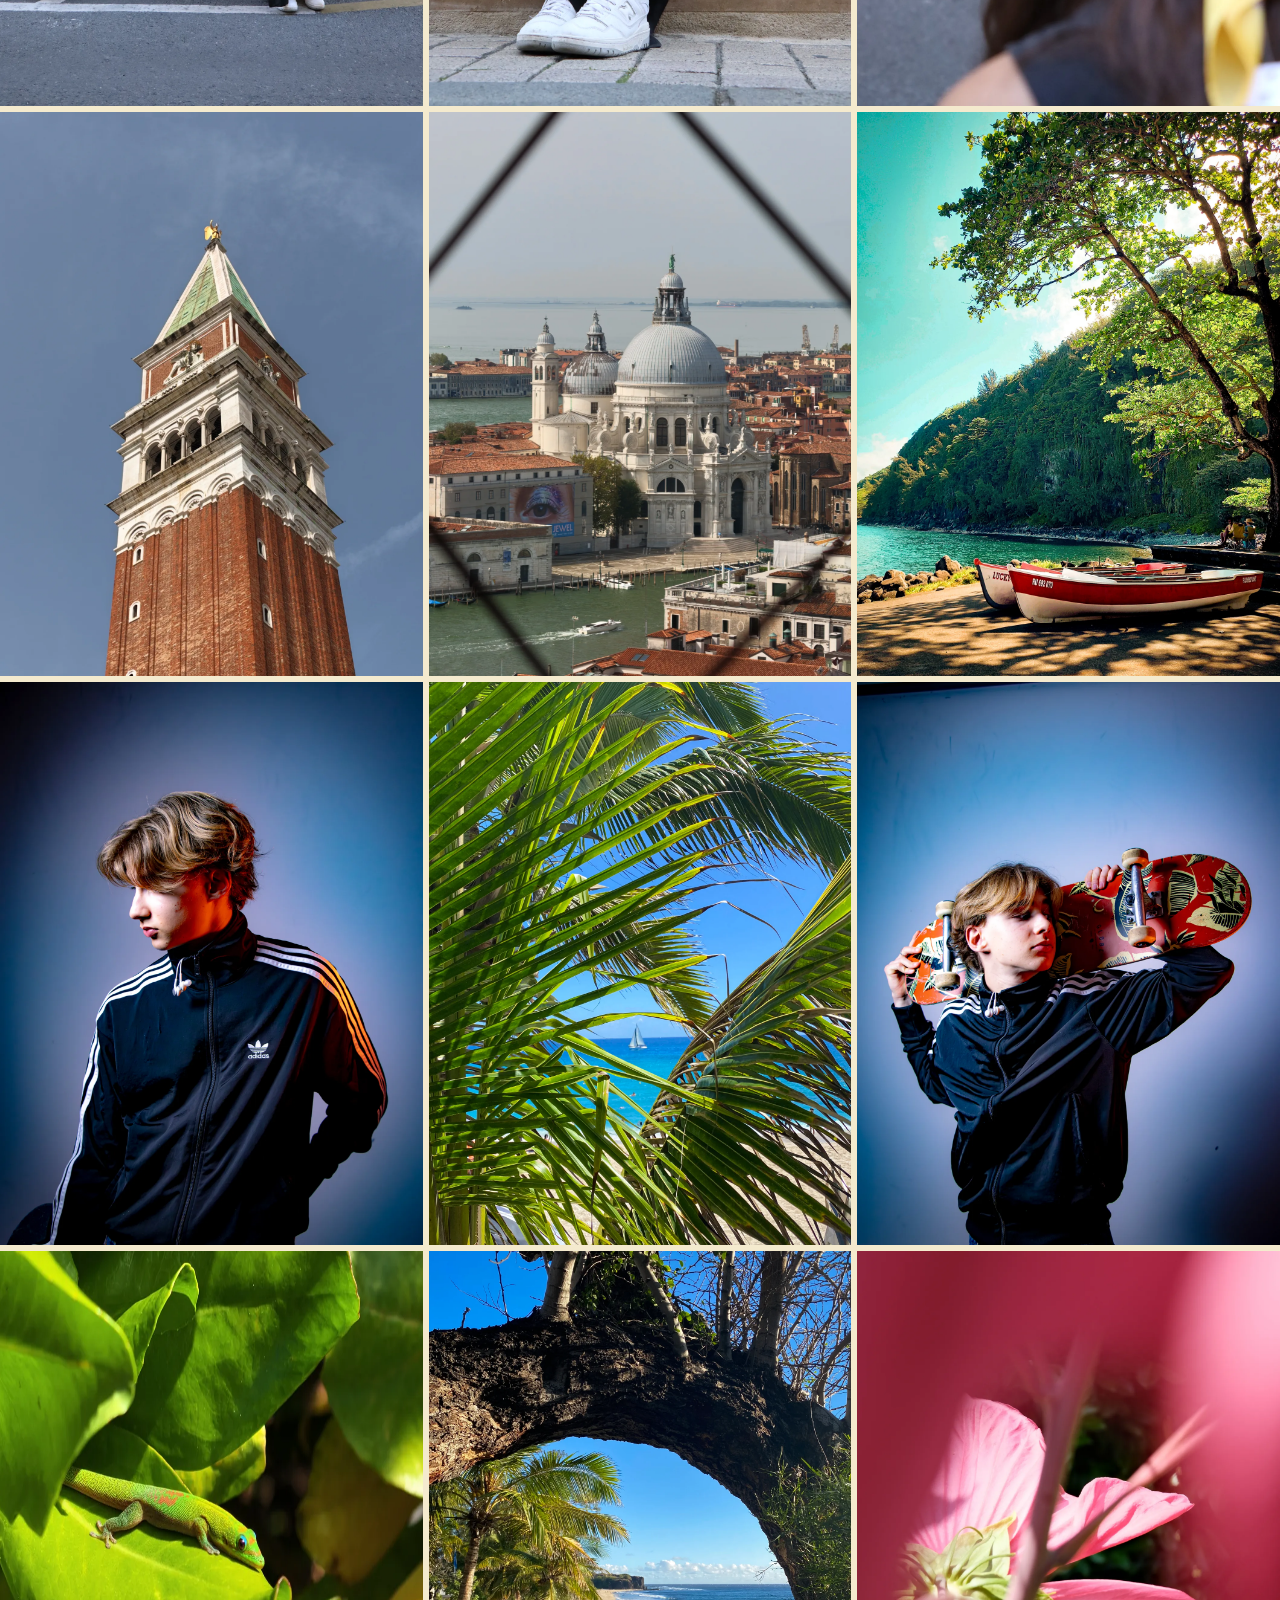
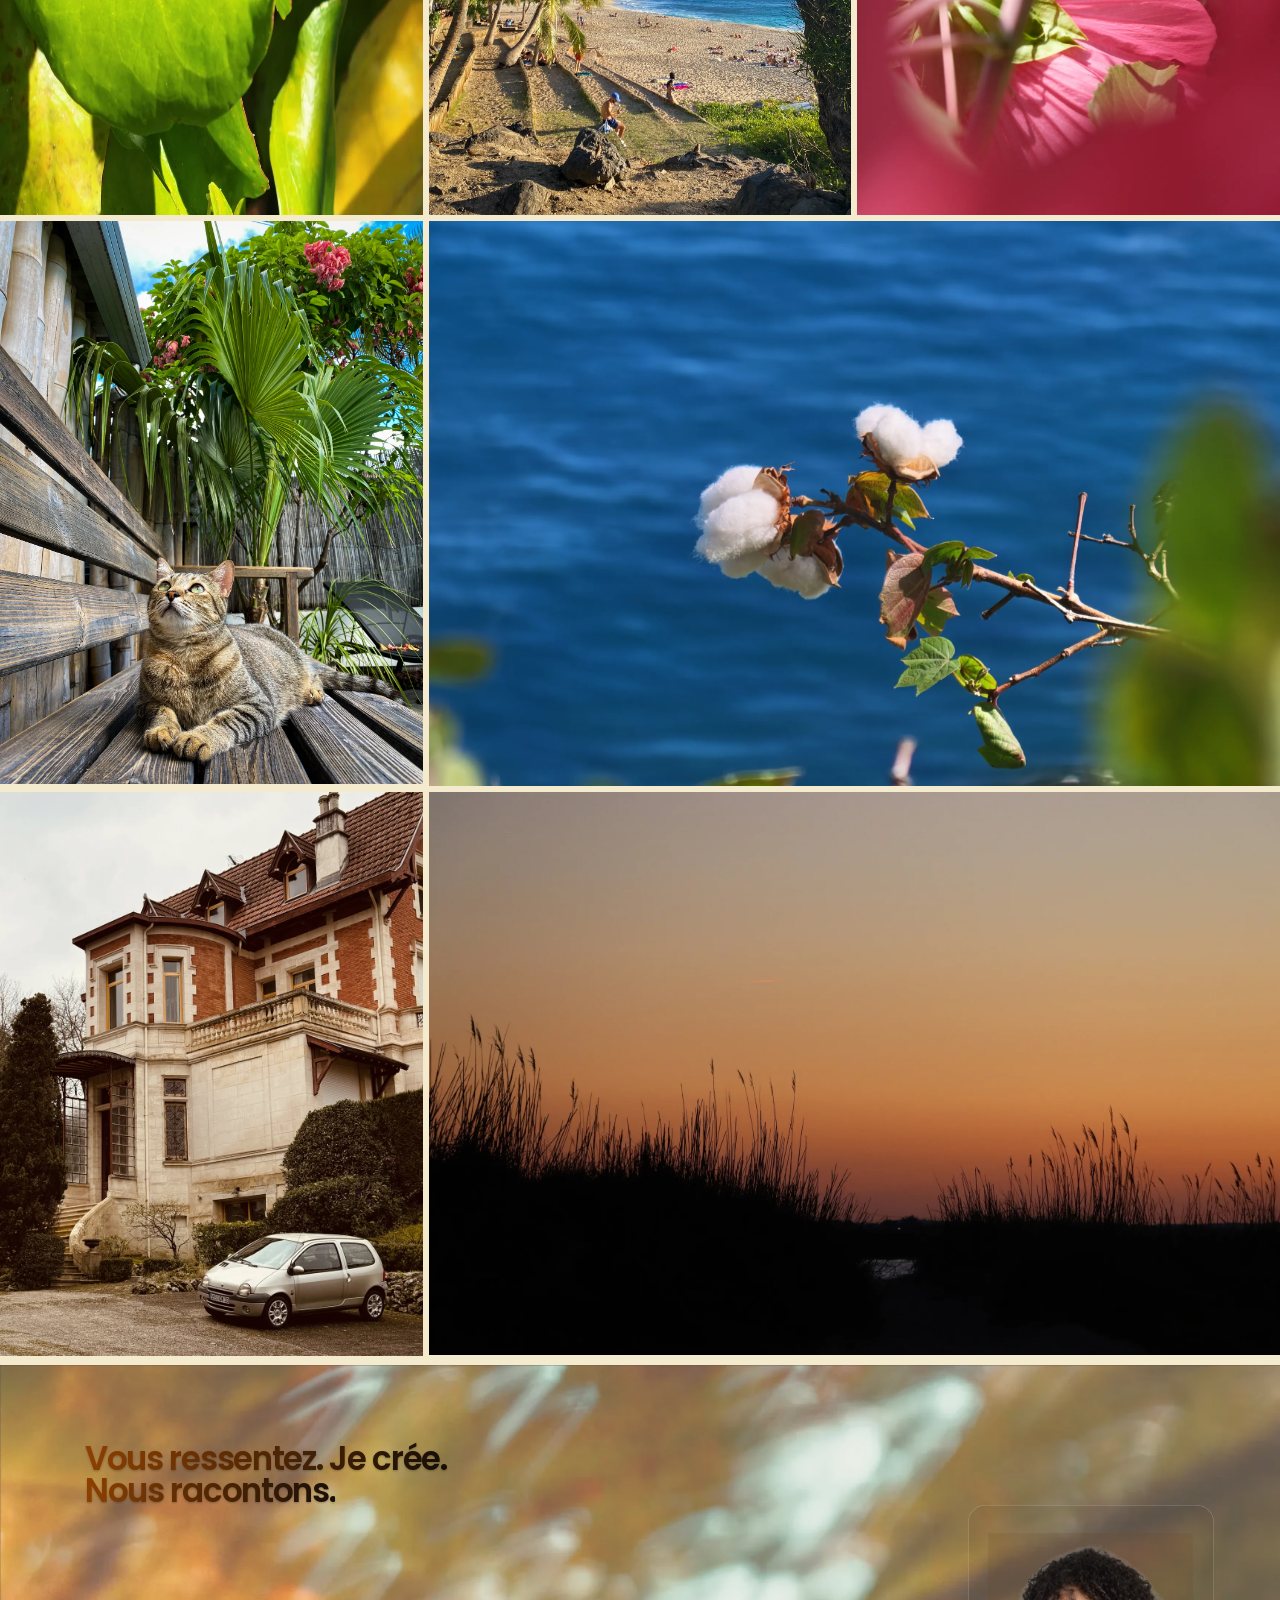
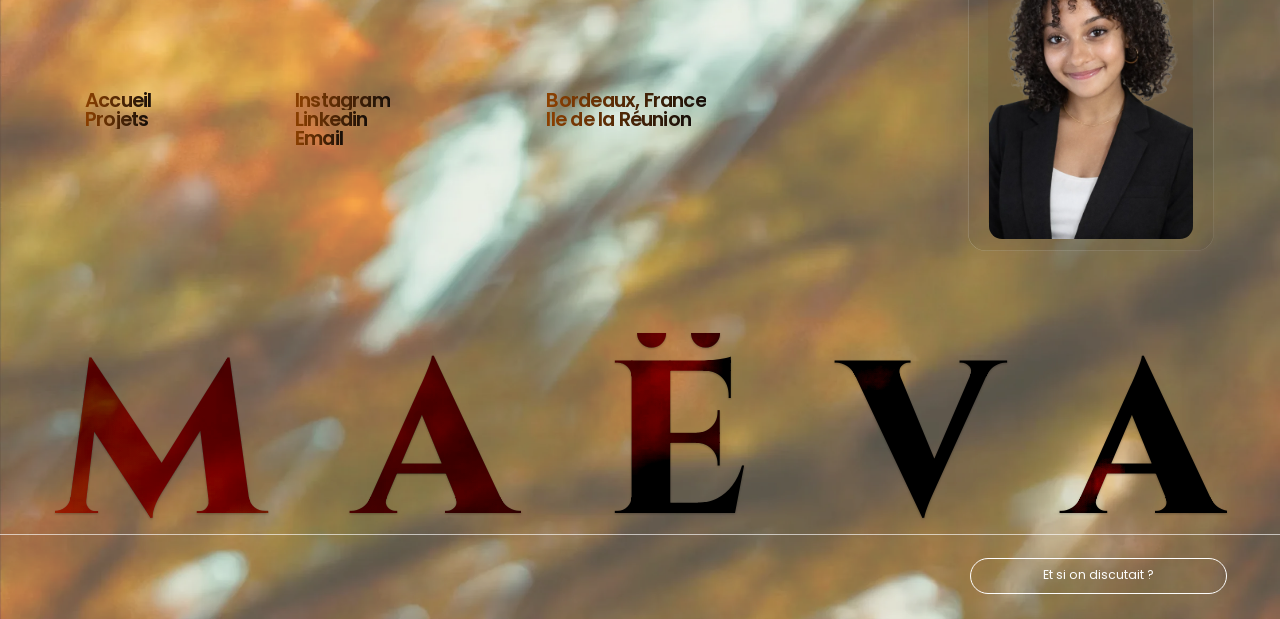
<file: photo.html>
<!DOCTYPE html>
<html lang="fr">
<head>
  <meta charset="UTF-8">
  <meta name="viewport" content="width=device-width, initial-scale=1">
  <title>Photo — Maëva Piot</title>
  <meta name="description" content="Galerie photo de Maëva Piot : portraits, paysages de La Réunion, Venise, Bordeaux.">
  <link rel="preconnect" href="https://fonts.googleapis.com">
  <link rel="preconnect" href="https://fonts.gstatic.com" crossorigin>
  <link href="https://fonts.googleapis.com/css2?family=Cinzel:wght@600;800&family=Poppins:wght@300;400;500;600&display=swap" rel="stylesheet">
  <link rel="stylesheet" href="css/style.css">
</head>
<body class="page-photo">
  <div class="page">

    <nav class="nav nav--barre" aria-label="Navigation principale">
      <a class="nav__marque" href="index.html">Maëva Piot</a>
      <a class="nav__portrait" href="index.html#presentation"><img src="assets/svg/nav-portrait.svg" alt="Portrait"></a>
      <a class="nav__projets" href="projets.html"><img src="assets/svg/nav-projets.svg" alt="Projets"></a>
      <a class="nav__contact" href="mailto:maeva.piot@mmibordeaux.com">
        <img class="contour" src="assets/svg/nav-contour.svg" alt="">
        <img class="libelle" src="assets/svg/nav-on-discute.svg" alt="On discute ?">
      </a>
    </nav>

    <header class="section page-header">
      <div class="page-header__image crop"><img src="assets/img/photo-header.webp" alt="" fetchpriority="high"></div>
      <h1>Photo</h1>
    </header>

    <main class="section galerie">
      <!-- Rangée 1 -->
      <a class="galerie__item crop" href="assets/img/photo-01-IMG_1906.webp" data-zoom><img class="cover" src="assets/img/photo-01-IMG_1906.webp" alt="Cygnes sur l'eau derrière des branches" loading="lazy"></a>
      <a class="galerie__item crop" href="assets/img/photo-02-IMG_0843.webp" data-zoom><img style="--h:112.43%;--t:-3.05%" src="assets/img/photo-02-IMG_0843.webp" alt="Bouteille en verre tenue à contre-jour" loading="lazy"></a>
      <a class="galerie__item crop" href="assets/img/photo-03-IMG_E3899.webp" data-zoom><img class="cover" src="assets/img/photo-03-IMG_E3899.webp" alt="Pitons rocheux au-dessus d'un cirque de La Réunion" loading="lazy"></a>
      <!-- Rangée 2 -->
      <a class="galerie__item galerie__item--haut crop" href="assets/img/photo-IMG_5364.webp" data-zoom><img class="cover" src="assets/img/photo-IMG_5364.webp" alt="Portrait mode devant une façade avec un scooter" loading="lazy"></a>
      <a class="galerie__item galerie__item--haut crop" href="assets/img/photo-IMG_5423.webp" data-zoom><img class="cover" src="assets/img/photo-IMG_5423.webp" alt="Jeune femme assise devant une porte noire" loading="lazy"></a>
      <a class="galerie__item galerie__item--haut crop" href="assets/img/photo-IMG_5372.webp" data-zoom><img class="cover" src="assets/img/photo-IMG_5372.webp" alt="Reflet dans un rétroviseur, foulard jaune" loading="lazy"></a>
      <!-- Rangée 3 -->
      <a class="galerie__item crop" href="assets/img/photo-IMG_20260828_114356.webp" data-zoom><img class="cover" src="assets/img/photo-IMG_20260828_114356.webp" alt="Campanile de Venise" loading="lazy"></a>
      <a class="galerie__item crop" href="assets/img/photo-IMG_20260828_104915.webp" data-zoom><img class="cover" src="assets/img/photo-IMG_20260828_104915.webp" alt="Vue sur la basilique de la Salute à Venise" loading="lazy"></a>
      <a class="galerie__item crop" href="assets/img/photo-anse-des-cascades.webp" data-zoom><img style="--w:106.67%;--l:-6.67%" src="assets/img/photo-anse-des-cascades.webp" alt="Barques à l'Anse des Cascades" loading="lazy"></a>
      <!-- Rangée 4 -->
      <a class="galerie__item crop" href="assets/img/photo-portrait2.webp" data-zoom><img class="cover" src="assets/img/photo-portrait2.webp" alt="Portrait studio, lumière bleue et rouge" loading="lazy"></a>
      <a class="galerie__item crop" href="assets/img/photo-voilier.webp" data-zoom><img class="cover" src="assets/img/photo-voilier.webp" alt="Voilier entre les palmes à Boucan Canot" loading="lazy"></a>
      <a class="galerie__item crop" href="assets/img/photo-portrait4.webp" data-zoom><img class="cover" src="assets/img/photo-portrait4.webp" alt="Portrait studio avec skateboard" loading="lazy"></a>
      <!-- Rangée 5 -->
      <a class="galerie__item crop" href="assets/img/photo-VBFT7574.webp" data-zoom><img style="--w:139.01%;--h:138.77%;--l:-21.07%;--t:-22.05%" src="assets/img/photo-VBFT7574.webp" alt="Lézard vert sur une feuille" loading="lazy"></a>
      <a class="galerie__item crop" href="assets/img/photo-boucan-canot.webp" data-zoom><img class="cover" src="assets/img/photo-boucan-canot.webp" alt="Arche rocheuse ouvrant sur la plage de Boucan Canot" loading="lazy"></a>
      <a class="galerie__item crop" href="assets/img/photo-DSCF2189.webp" data-zoom><img style="--w:100.33%;--h:133.22%;--t:-33.22%" src="assets/img/photo-DSCF2189.webp" alt="Fleur d'hibiscus rose" loading="lazy"></a>
      <!-- Rangée 6 -->
      <a class="galerie__item crop" href="assets/img/photo-chat.webp" data-zoom><img class="cover" src="assets/img/photo-chat.webp" alt="Chat tigré allongé sur un banc en bois" loading="lazy"></a>
      <a class="galerie__item galerie__item--large crop" href="assets/img/photo-EMKJ6624.webp" data-zoom><img style="--h:113.03%;--t:-13.03%" src="assets/img/photo-EMKJ6624.webp" alt="Fleurs de coton devant la mer" loading="lazy"></a>
      <!-- Rangée 7 -->
      <a class="galerie__item crop" href="assets/img/photo-IMG_1951.webp" data-zoom><img style="--w:133.37%;--l:-31.32%" src="assets/img/photo-IMG_1951.webp" alt="Maison bourgeoise et voiture ancienne" loading="lazy"></a>
      <a class="galerie__item galerie__item--large-2 crop" href="assets/img/photo-IMG_0991.webp" data-zoom><img style="--w:104.29%;--h:105.12%;--t:-0.01%" src="assets/img/photo-IMG_0991.webp" alt="Silhouettes de roseaux au coucher du soleil" loading="lazy"></a>
    </main>

    <footer class="section footer">
      <img class="footer__fond plein-ecran" src="assets/img/footer-bg.webp" alt="" loading="lazy">
      <p class="footer__accroche"><span class="texte-degrade">Vous ressentez. Je crée.</span><span class="texte-degrade">Nous racontons.</span></p>
      <nav class="footer__colonnes" aria-label="Liens du pied de page">
        <ul class="footer__col footer__col--nav">
          <li><a class="texte-degrade" href="index.html">Accueil</a></li>
          <li><a class="texte-degrade" href="projets.html">Projets</a></li>
        </ul>
        <ul class="footer__col footer__col--reseaux">
          <!-- TODO : renseigner les liens Instagram et LinkedIn -->
          <li><a class="texte-degrade" href="#" target="_blank" rel="noopener">Instagram</a></li>
          <li><a class="texte-degrade" href="#" target="_blank" rel="noopener">Linkedin</a></li>
          <li><a class="texte-degrade" href="mailto:maeva.piot@mmibordeaux.com">Email</a></li>
        </ul>
        <ul class="footer__col">
          <li class="texte-degrade">Bordeaux, France</li>
          <li class="texte-degrade">Ile de la Réunion</li>
        </ul>
      </nav>
      <div class="footer__carte">
        <img class="cadre" src="assets/svg/cadre-portrait.svg" alt="">
        <img class="photo" src="assets/img/portrait-maeva.webp" alt="Portrait de Maëva Piot" loading="lazy">
      </div>
      <p class="footer__nom" aria-hidden="true">Maëva</p>
      <img class="footer__ligne" src="assets/svg/ligne-footer.svg" alt="">
      <a class="footer__contact" href="mailto:maeva.piot@mmibordeaux.com">Et si on discutait ?</a>
    </footer>

  </div>
  <script src="js/main.js"></script>
</body>
</html>
</file>
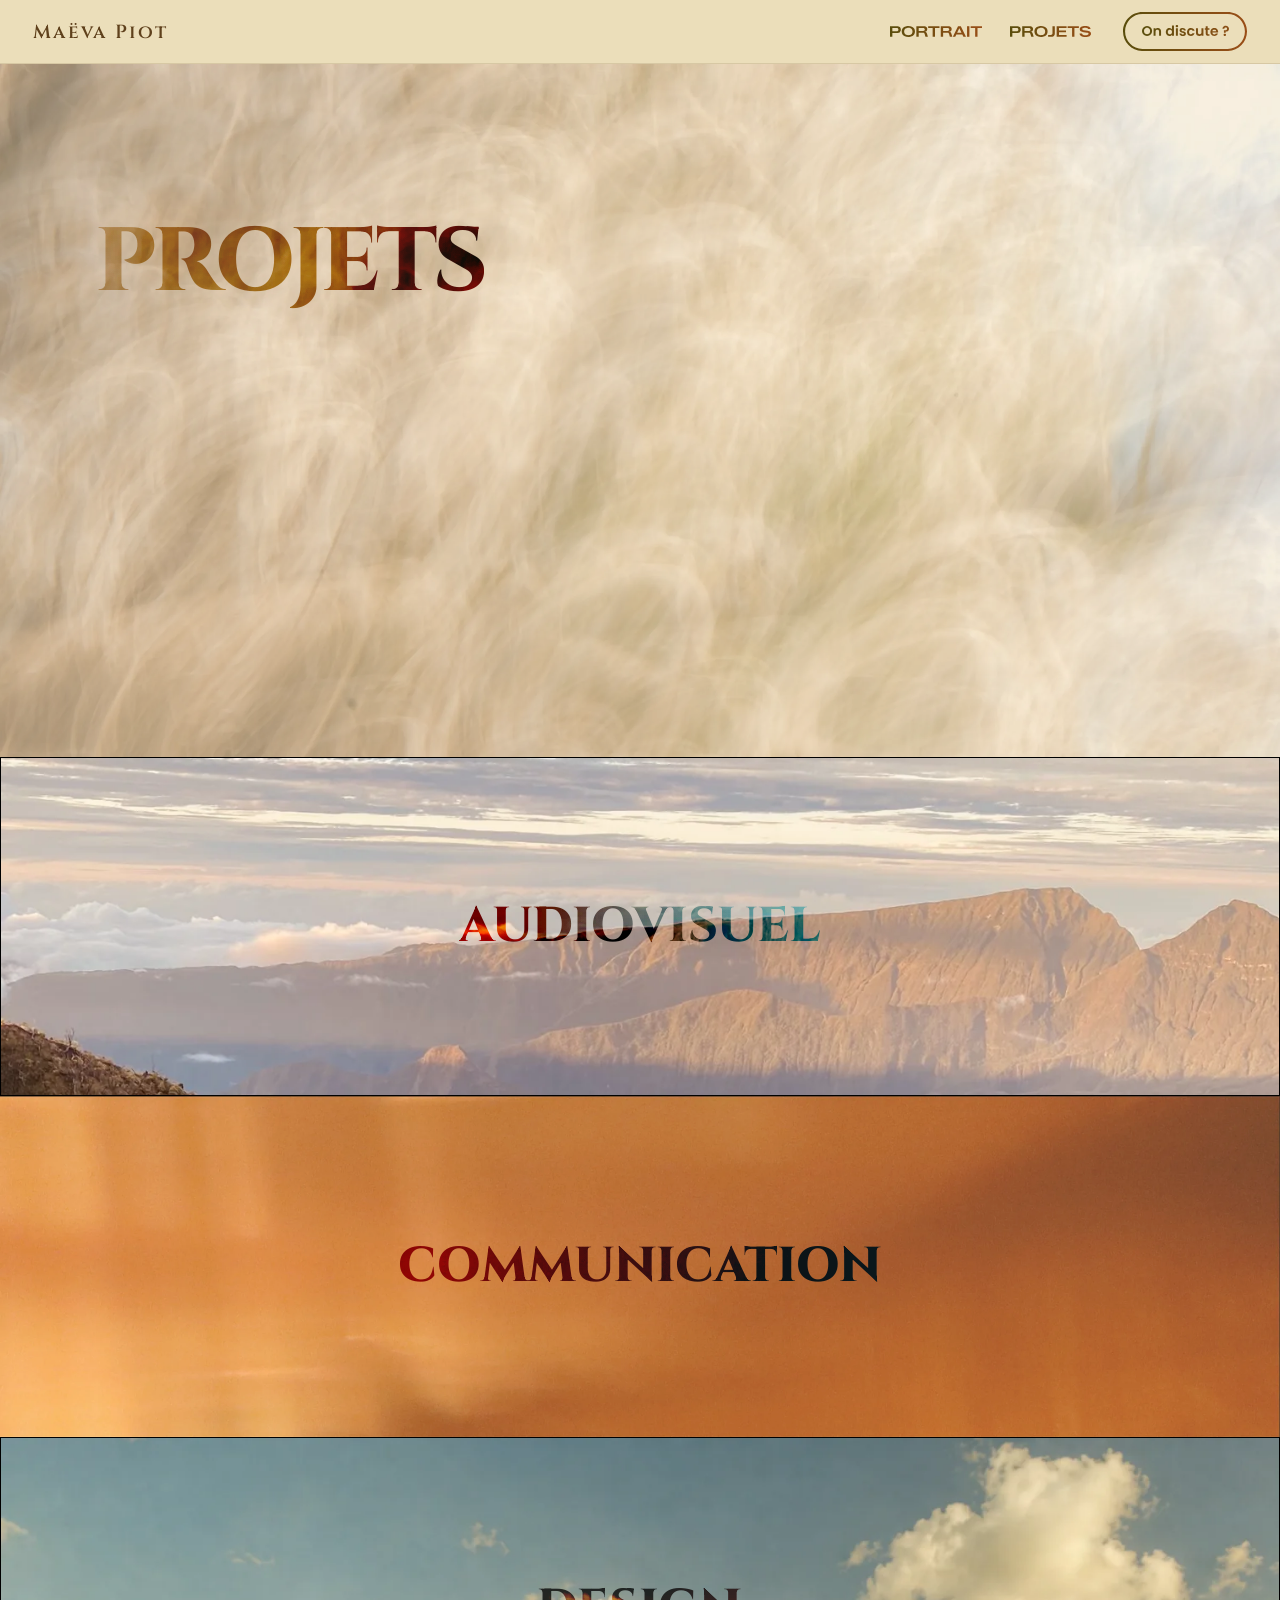
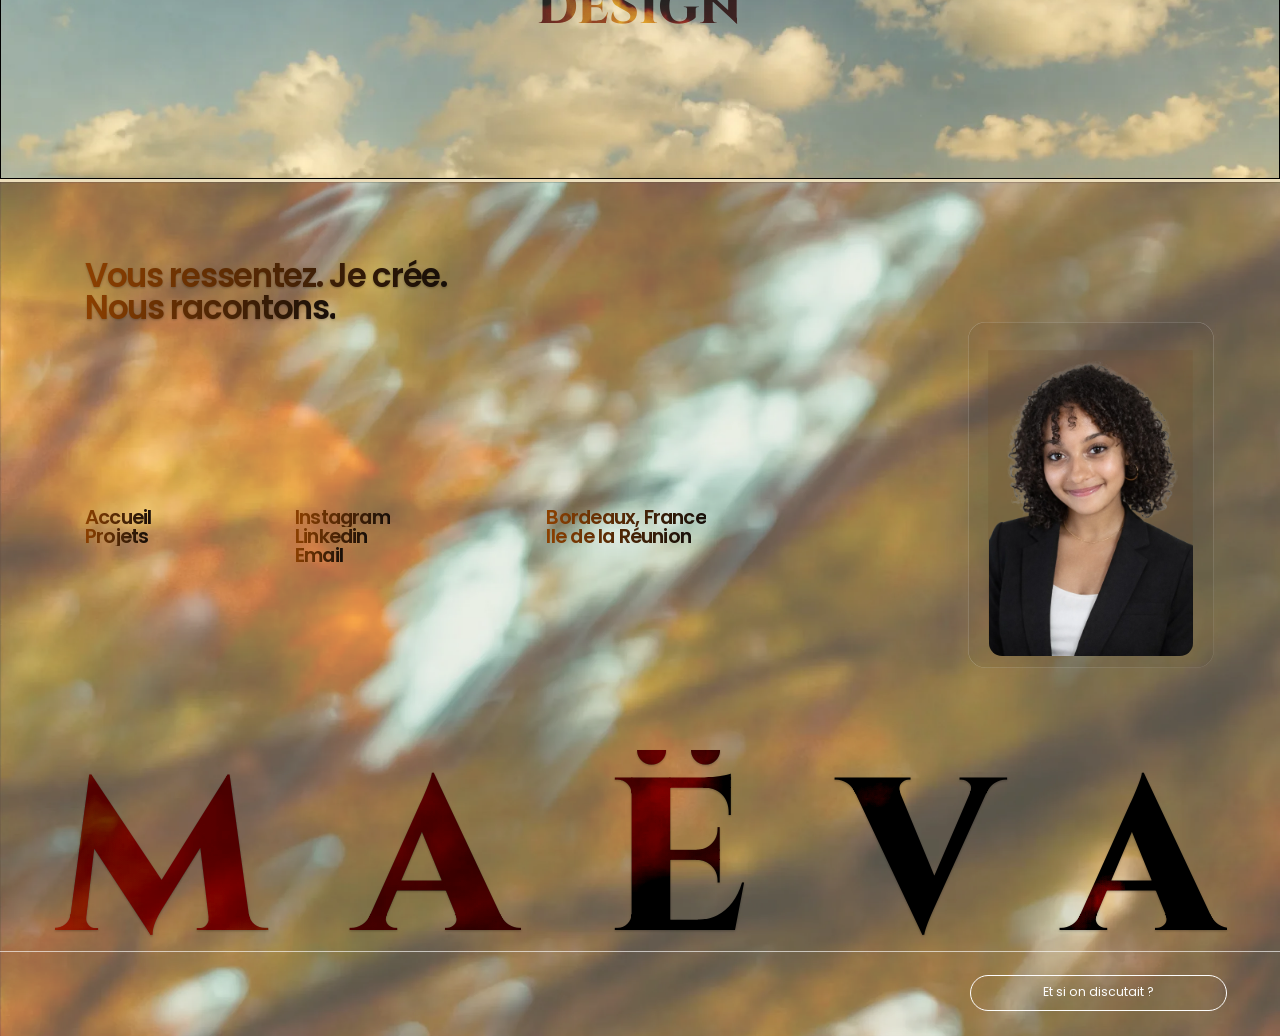
<file: projets.html>
<!DOCTYPE html>
<html lang="fr">
<head>
  <meta charset="UTF-8">
  <meta name="viewport" content="width=device-width, initial-scale=1">
  <title>Projets — Maëva Piot</title>
  <meta name="description" content="Les projets de Maëva Piot : audiovisuel, communication et design.">
  <link rel="preconnect" href="https://fonts.googleapis.com">
  <link rel="preconnect" href="https://fonts.gstatic.com" crossorigin>
  <link href="https://fonts.googleapis.com/css2?family=Cinzel:wght@600;800&family=Poppins:wght@300;400;500;600&display=swap" rel="stylesheet">
  <link rel="stylesheet" href="css/style.css">
</head>
<body class="page-projets">
  <div class="page">

    <nav class="nav nav--barre" aria-label="Navigation principale">
      <a class="nav__marque" href="index.html">Maëva Piot</a>
      <a class="nav__portrait" href="index.html#presentation"><img src="assets/svg/nav-portrait.svg" alt="Portrait"></a>
      <a class="nav__projets" href="projets.html"><img src="assets/svg/nav-projets.svg" alt="Projets"></a>
      <a class="nav__contact" href="mailto:maeva.piot@mmibordeaux.com">
        <img class="contour" src="assets/svg/nav-contour.svg" alt="">
        <img class="libelle" src="assets/svg/nav-on-discute.svg" alt="On discute ?">
      </a>
    </nav>

    <header class="section projets-header">
      <img class="projets-header__fond plein-ecran" src="assets/img/projets-header.webp" alt="" fetchpriority="high">
      <h1>Projets</h1>
    </header>

    <main class="section categories">
      <a class="categorie categorie--audiovisuel" href="photo.html">
        <div class="categorie__fond crop plein-ecran"><img src="assets/img/photo-header.webp" alt=""></div>
        <h2 class="categorie__titre">Audiovisuel</h2>
      </a>
      <a class="categorie categorie--communication" href="communication.html">
        <div class="categorie__fond crop plein-ecran"><img class="cover" src="assets/img/projets-communication.webp" alt=""></div>
        <h2 class="categorie__titre">Communication</h2>
      </a>
      <a class="categorie categorie--design" href="design.html">
        <div class="categorie__fond crop plein-ecran"><img src="assets/img/ciel.webp" alt=""></div>
        <h2 class="categorie__titre">Design</h2>
      </a>
    </main>

    <footer class="section footer">
      <img class="footer__fond plein-ecran" src="assets/img/footer-bg.webp" alt="" loading="lazy">
      <p class="footer__accroche"><span class="texte-degrade">Vous ressentez. Je crée.</span><span class="texte-degrade">Nous racontons.</span></p>
      <nav class="footer__colonnes" aria-label="Liens du pied de page">
        <ul class="footer__col footer__col--nav">
          <li><a class="texte-degrade" href="index.html">Accueil</a></li>
          <li><a class="texte-degrade" href="projets.html">Projets</a></li>
        </ul>
        <ul class="footer__col footer__col--reseaux">
          <!-- TODO : renseigner les liens Instagram et LinkedIn -->
          <li><a class="texte-degrade" href="#" target="_blank" rel="noopener">Instagram</a></li>
          <li><a class="texte-degrade" href="#" target="_blank" rel="noopener">Linkedin</a></li>
          <li><a class="texte-degrade" href="mailto:maeva.piot@mmibordeaux.com">Email</a></li>
        </ul>
        <ul class="footer__col">
          <li class="texte-degrade">Bordeaux, France</li>
          <li class="texte-degrade">Ile de la Réunion</li>
        </ul>
      </nav>
      <div class="footer__carte">
        <img class="cadre" src="assets/svg/cadre-portrait.svg" alt="">
        <img class="photo" src="assets/img/portrait-maeva.webp" alt="Portrait de Maëva Piot" loading="lazy">
      </div>
      <p class="footer__nom" aria-hidden="true">Maëva</p>
      <img class="footer__ligne" src="assets/svg/ligne-footer.svg" alt="">
      <a class="footer__contact" href="mailto:maeva.piot@mmibordeaux.com">Et si on discutait ?</a>
    </footer>

  </div>
  <script src="js/main.js"></script>
</body>
</html>
</file>
<file: css/style.css>
/* ==========================================================================
   Portfolio Maëva Piot
   La maquette Figma fait 4700px de large : toutes les cotes sont exprimées
   en « unités maquette » (--u) pour rester proportionnelles à l'écran.
   ========================================================================== */

:root {
  --brun: #5f411c;
  --brun-ligne: #61431e;
  --creme: #f4eace;
  --creme-fonce: #ecdebb;
  --creme-design: #f4e9ce;
  --creme-clair: #fff9e5;
  --or: #ffe39d;
  --grad-texte: linear-gradient(90deg, #8d4000, #150d08);
  --grad-nav: linear-gradient(90deg, #594d0c, #9a4e17);
  --poppins: "Poppins", system-ui, sans-serif;
  --cinzel: "Cinzel", Georgia, serif;
  /* 1 unité = 1px de la maquette (plafonné sur très grands écrans) */
  --d: min(calc(100cqw / 4700), 0.34px);
  /* textes : 60 % des cotes maquette, sinon tout est surdimensionné à l'écran */
  --u: max(calc(var(--d) * 0.6), 0.16px);
}

*,
*::before,
*::after { box-sizing: border-box; }

html { scroll-behavior: smooth; }

body {
  margin: 0;
  background: var(--creme);
  color: var(--brun);
  font-family: var(--poppins);
  -webkit-font-smoothing: antialiased;
  overflow-x: hidden;
}

img { display: block; max-width: 100%; }
a { color: inherit; text-decoration: none; }
p, h1, h2, h3, ul { margin: 0; }

.page {
  container-type: inline-size;
  width: 100%;
  overflow-x: clip;
}

/* Fonds pleine largeur, même quand le contenu est plafonné (grands écrans) */
.plein-ecran {
  left: 50% !important;
  width: 100vw !important;
  max-width: none;
  transform: translateX(-50%);
}

/* Les sections sont centrées et plafonnées à 4700 unités */
.section {
  position: relative;
  width: 100%;
  max-width: calc(4700 * var(--d));
  margin-inline: auto;
}

/* Image recadrée comme dans Figma : le cadre coupe, l'image est positionnée
   via --w / --h / --l / --t (en % du cadre) */
.crop {
  position: relative;
  overflow: hidden;
}
.crop > img {
  position: absolute;
  left: var(--l, 0%);
  top: var(--t, 0%);
  width: var(--w, 100%);
  height: var(--h, 100%);
  max-width: none;
}
.crop > img.cover {
  inset: 0;
  width: 100%;
  height: 100%;
  object-fit: cover;
}

.texte-degrade {
  background: var(--grad-texte);
  -webkit-background-clip: text;
  background-clip: text;
  color: transparent;
}

/* ---------- Navigation ---------- */
.nav {
  position: absolute;
  z-index: 20;
  top: calc(56 * var(--d));
  right: calc(121 * var(--d));
  display: flex;
  align-items: center;
  gap: calc(124 * var(--d));
}
.nav a { display: block; transition: opacity .25s ease, transform .25s ease; }
.nav a:hover { opacity: .65; }
.nav__portrait img { width: max(68px, calc(248.438 * var(--d))); height: auto; }
.nav__projets img { width: max(60px, calc(220.034 * var(--d))); height: auto; }
.nav__contact {
  position: relative;
  width: max(92px, calc(323.466 * var(--d)));
  height: auto;
  aspect-ratio: 323.466 / 101.237;
  margin-left: calc(23.6 * var(--d));
}
.nav__contact .contour { position: absolute; inset: 0; width: 100%; height: 100%; }
.nav__contact .libelle {
  position: absolute;
  left: 14.9%;
  top: 32.3%;
  width: 70.4%;
  height: auto;
}

/* Barre fixe des pages intérieures : le menu ne se perd plus dans les bandeaux */
.nav--barre {
  position: sticky;
  top: 0;
  right: auto;
  justify-content: flex-end;
  gap: 28px;
  height: 64px;
  padding: 0 max(24px, calc(121 * var(--d)));
  background: rgba(244, 234, 206, .9);
  -webkit-backdrop-filter: blur(10px);
  backdrop-filter: blur(10px);
  border-bottom: 1px solid rgba(95, 65, 28, .14);
}
.page-design .nav--barre { background: rgba(244, 233, 206, .9); }
.page-projets .nav--barre { background: rgba(236, 222, 187, .9); }
.nav--barre .nav__marque {
  margin-right: auto;
  font-family: var(--cinzel);
  font-weight: 600;
  font-size: 19px;
  letter-spacing: .12em;
  color: var(--brun);
}
.nav--barre .nav__portrait img { width: 92px; }
.nav--barre .nav__projets img { width: 81px; }
.nav--barre .nav__contact { width: 124px; height: 39px; margin-left: 4px; }
.nav--barre .nav__contact .libelle { left: 18.5px; top: 12.5px; width: 87px; }

/* ---------- Animation d'apparition ---------- */
.reveal { opacity: 0; transform: translateY(30px); transition: opacity .9s ease, transform .9s ease; }
.reveal.visible { opacity: 1; transform: none; }
@media (prefers-reduced-motion: reduce) {
  html { scroll-behavior: auto; }
  .reveal { opacity: 1; transform: none; transition: none; }
}

/* ==========================================================================
   ACCUEIL
   ========================================================================== */
.hero {
  height: calc(2518 * var(--d));
  overflow-y: clip;
}
.hero__fond {
  position: absolute;
  inset: 0;
  width: 100%;
  height: 100%;
  object-fit: cover;
}
.hero__titre {
  position: absolute;
  left: calc(278.02 * var(--d));
  top: calc(534.07 * var(--d));
  width: calc(3174 * var(--d));
  margin: 0;
}
.hero__titre img,
.hero__sous-titre img {
  width: 100%;
  height: auto;
  mix-blend-mode: color-burn;
  opacity: .76;
}
.hero__sous-titre { position: absolute; top: calc(1265.67 * var(--d)); }
.hero__sous-titre--gauche { left: calc(295.01 * var(--d)); width: calc(1154 * var(--d)); }
.hero__sous-titre--droite { left: calc(3209.21 * var(--d)); width: calc(1194 * var(--d)); }
.hero__fleche {
  position: absolute;
  left: 31.09%;
  top: calc(1052.8 * var(--d));
  width: calc(9.92 * var(--d));
  transform: rotate(90deg);
}

.hero__boutons { display: contents; }
.btn-hero {
  position: absolute;
  top: calc(1803 * var(--d));
  display: flex;
  align-items: center;
  justify-content: center;
  color: #fff;
  font-size: max(13px, calc(75 * var(--d) * .8));
  line-height: 1.055;
  transition: transform .3s ease, filter .3s ease;
}
.btn-hero:hover { transform: translateY(-3px); filter: brightness(1.25); }
.btn-hero > img { position: absolute; inset: 0; width: 100%; height: 100%; }
.btn-hero span { position: relative; }
.btn-hero--portrait { left: calc(287 * var(--d)); width: calc(526 * var(--d)); height: calc(220 * var(--d)); }
.btn-hero--projets { left: calc(3866 * var(--d)); width: calc(533 * var(--d)); height: calc(228 * var(--d)); }

.presentation {
  min-height: calc(1700 * var(--d));
  display: flex;
  align-items: center;
  padding: calc(260 * var(--d)) calc(226 * var(--d)) calc(260 * var(--d)) calc(257 * var(--d));
  background: var(--creme);
  scroll-margin-top: 0;
}
.presentation__texte {
  font-weight: 600;
  font-size: calc(190 * var(--u));
  line-height: 1.07;
  letter-spacing: -0.05em;
  opacity: .99;
}
.presentation__texte p + p { margin-top: 1.07em; }

.chiffres {
  height: calc(1253 * var(--d));
  overflow-y: clip;
}
.chiffres__fond { position: absolute; inset: 0; }
.chiffres__fond > img { --w: 100.83%; --h: 252.1%; --t: -2.24%; }
.chiffres__svg { position: absolute; top: calc(509 * var(--d)); height: auto; }
.chiffres__svg--groupe { left: calc(479 * var(--d)); width: calc(3741.708 * var(--d)); }
.chiffres__svg--deux { left: calc(2134 * var(--d)); top: calc(507 * var(--d)); width: calc(808 * var(--d)); }
.chiffres__html { display: none; }

.exploration {
  min-height: calc(1700 * var(--d));
  display: flex;
  align-items: center;
  padding: calc(260 * var(--d)) calc(387 * var(--d)) calc(260 * var(--d)) calc(464 * var(--d));
  background: var(--brun);
  box-shadow: 0 0 0 100vmax var(--brun);
  clip-path: inset(0 -100vmax);
}
.exploration p {
  max-width: calc(3849 * var(--u));
  color: var(--creme-clair);
  font-weight: 600;
  font-size: calc(300 * var(--u));
  line-height: 1.12;
  letter-spacing: -0.05em;
  opacity: .99;
}

/* ==========================================================================
   PIED DE PAGE (commun)
   ========================================================================== */
.footer {
  height: calc(3136 * var(--d));
  overflow-y: clip;
  background: var(--creme);
}
.footer__fond {
  position: absolute;
  inset: 0;
  width: 100%;
  height: 100%;
  object-fit: cover;
}
.footer__accroche {
  position: absolute;
  left: calc(312 * var(--d));
  top: calc(285 * var(--d));
  font-weight: 600;
  font-size: calc(200 * var(--u));
  line-height: .98;
  letter-spacing: -0.04em;
  filter: drop-shadow(0 calc(4 * var(--d)) calc(4 * var(--d)) rgba(0, 0, 0, .25));
  opacity: .99;
}
.footer__accroche span { display: block; width: fit-content; }
.footer__colonnes {
  position: absolute;
  left: calc(312 * var(--d));
  top: calc(1195 * var(--d));
  display: flex;
}
.footer__col {
  list-style: none;
  padding: 0;
  font-weight: 600;
  font-size: calc(120 * var(--u));
  line-height: .98;
  letter-spacing: -0.04em;
  opacity: .99;
}
.footer__col li { width: fit-content; }
.footer__col a { display: inline-block; transition: transform .25s ease, opacity .25s ease; }
.footer__col a:hover { transform: translateX(6px); opacity: .7; }
.footer__col--nav { width: calc(771 * var(--d)); }
.footer__col--reseaux { width: calc(923.57 * var(--d)); }
.footer__carte {
  position: absolute;
  left: calc(3556 * var(--d));
  top: calc(512 * var(--d));
  width: calc(900.415 * var(--d));
  height: calc(1270.16 * var(--d));
}
.footer__carte .cadre { position: absolute; inset: 0; width: 100%; height: 100%; }
.footer__carte .photo {
  position: absolute;
  left: calc(76.13 * var(--d));
  top: calc(104.18 * var(--d));
  width: calc(747.466 * var(--d));
  height: calc(1121.198 * var(--d));
  object-fit: cover;
  border-radius: calc(48 * var(--d));
}
.footer__nom {
  position: absolute;
  left: calc(201 * var(--d));
  top: calc(2085 * var(--d));
  width: calc(4304.276 * var(--d));
  margin: 0;
  font-family: var(--cinzel);
  font-weight: 800;
  font-size: calc(800 * var(--d));
  line-height: 1.055;
  letter-spacing: calc(344 * var(--d));
  text-transform: uppercase;
  background: linear-gradient(90deg, #e1a370, #150d08);
  -webkit-background-clip: text;
  background-clip: text;
  color: transparent;
  mix-blend-mode: color-burn;
  filter: drop-shadow(0 calc(4 * var(--d)) calc(4 * var(--d)) rgba(0, 0, 0, .25));
  white-space: nowrap;
}
.footer__ligne {
  position: absolute;
  left: 0;
  top: calc(2820.5 * var(--d));
  width: 100%;
  height: 1px;
}
.footer__contact {
  position: absolute;
  left: calc(3561 * var(--d));
  top: calc(2909 * var(--d));
  width: calc(943.688 * var(--d));
  height: calc(133.227 * var(--d));
  display: flex;
  align-items: center;
  justify-content: center;
  border: calc(2.2 * var(--d)) solid #fff;
  border-radius: calc(99 * var(--d));
  color: #fff;
  font-size: max(12px, calc(50 * var(--d) * .9));
  line-height: 1.055;
  opacity: .99;
  transition: background-color .3s ease, color .3s ease;
}
.footer__contact:hover { background: #fff; color: var(--brun); }

/* ==========================================================================
   PROJETS
   ========================================================================== */
body.page-projets { background: var(--creme-fonce); }
.projets-header {
  height: calc(2545 * var(--d));
  overflow-y: clip;
}
.projets-header__fond {
  position: absolute;
  inset: 0;
  width: 100%;
  height: 100%;
  object-fit: cover;
  opacity: .73;
}
.projets-header h1 {
  position: absolute;
  left: calc(347 * var(--d));
  top: calc(558 * var(--d));
  font-family: var(--cinzel);
  font-weight: 800;
  font-size: calc(550 * var(--u));
  line-height: 1.055;
  letter-spacing: -0.04em;
  text-transform: uppercase;
  background: linear-gradient(90deg, #baa58e, #35250f);
  -webkit-background-clip: text;
  background-clip: text;
  color: transparent;
  mix-blend-mode: color-burn;
}

.categories { padding-bottom: calc(14 * var(--d)); }
.categorie {
  position: relative;
  display: flex;
  align-items: center;
  justify-content: center;
  width: calc(100% - 2 * var(--d));
  overflow-y: clip;
}
.categorie__fond { position: absolute; inset: 0; }
.categorie--audiovisuel { height: calc(1245 * var(--d)); }
.categorie--audiovisuel .categorie__fond,
.categorie--design .categorie__fond { border: calc(2 * var(--d)) solid #000; }
.categorie--audiovisuel .categorie__fond > img { --h: 502.99%; --t: -109.98%; }
.categorie--communication { height: calc(1253 * var(--d)); }
.categorie--communication .categorie__fond > img { opacity: .87; }
.categorie--design { height: calc(1253 * var(--d)); }
.categorie--design .categorie__fond > img { --w: 100.83%; --h: 252.1%; --t: -2.24%; }
.categorie__fond > img { transition: transform 1.2s ease; }
.categorie:hover .categorie__fond > img { transform: scale(1.04); }
.categorie__titre {
  position: relative;
  font-family: var(--cinzel);
  font-weight: 800;
  font-size: calc(300 * var(--u));
  line-height: 1.12;
  text-align: center;
  text-transform: uppercase;
  background: linear-gradient(90deg, #612619, #50b1d3);
  -webkit-background-clip: text;
  background-clip: text;
  color: transparent;
  mix-blend-mode: color-burn;
  transition: letter-spacing .6s ease;
}
.categorie--design .categorie__titre {
  background-image: linear-gradient(90deg, #594d0c, #9a4e17);
  opacity: .76;
}
.categorie:hover .categorie__titre { letter-spacing: .04em; }

/* ==========================================================================
   EN-TÊTES DES PAGES PHOTO / COMMUNICATION / DESIGN
   ========================================================================== */
.page-header {
  height: calc(1611 * var(--d));
}
.page-header__image { position: absolute; }
.page-header h1 {
  position: absolute;
  font-family: var(--cinzel);
  font-weight: 600;
  font-size: calc(300 * var(--u));
  line-height: 1.36;
  letter-spacing: .12em;
}

.page-photo .page-header { height: calc(1611 * var(--d)); background: var(--creme-fonce); box-shadow: 0 0 0 100vmax var(--creme-fonce); clip-path: inset(0 -100vmax); }
.page-photo .page-header__image {
  left: calc(171 * var(--d));
  top: calc(124 * var(--d));
  width: calc(50% + 50vw - 171 * var(--d));
  height: calc(1133 * var(--d));
  opacity: .83;
}
.page-photo .page-header__image > img { inset: 0; width: 100%; height: 100%; object-fit: cover; object-position: 100% 28%; }
.page-photo .page-header h1 { left: calc(700 * var(--d)); top: calc(471 * var(--d)); color: #453f2d; }

.page-communication .page-header { height: calc(1424 * var(--d)); }
.page-communication .page-header__image {
  left: calc(185 * var(--d));
  top: calc(112 * var(--d));
  width: calc(50% + 50vw - 185 * var(--d));
  height: calc(1177 * var(--d));
  object-fit: cover;
  opacity: .86;
}
.page-communication .page-header h1 { left: calc(632 * var(--d)); top: calc(481 * var(--d)); color: var(--or); }

body.page-design { background: var(--creme-design); }
.page-design .page-header { height: calc(1424 * var(--d)); }
.page-design .page-header__image {
  left: calc(308 * var(--d));
  top: calc(107 * var(--d));
  width: calc(50% + 50vw - 308 * var(--d));
  height: calc(1177 * var(--d));
}
.page-design .page-header__image > img { inset: 0; width: 100%; height: 100%; object-fit: cover; object-position: 50% 1.5%; }
.page-design .page-header h1 { left: calc(736 * var(--d)); top: calc(476 * var(--d)); color: var(--or); }

/* ==========================================================================
   PHOTO — galerie
   ========================================================================== */
.galerie {
  display: grid;
  grid-template-columns: repeat(3, 1fr);
  gap: calc(21 * var(--d));
  padding-bottom: calc(35 * var(--d));
  /* le bandeau crème foncé de l'en-tête continue derrière la 1re rangée */
  background: linear-gradient(var(--creme-fonce) calc(911 * var(--d)), transparent 0);
}
.galerie__item {
  aspect-ratio: 1560 / 2080;
  cursor: zoom-in;
  background: #d9cfb5;
  border: 0;
  padding: 0;
}
.galerie__item > img { transition: transform .8s ease, filter .4s ease; }
.galerie__item:hover > img { transform: scale(1.035); }
.galerie__item:focus-visible { outline: 3px solid var(--brun); outline-offset: 2px; }
.galerie__item--haut { aspect-ratio: 1558 / 2336; }
.galerie__item--large { grid-column: span 2; aspect-ratio: 3142 / 2088; }
.galerie__item--large-2 { grid-column: span 2; aspect-ratio: 3146 / 2080; }

.lightbox {
  position: fixed;
  inset: 0;
  z-index: 100;
  display: flex;
  align-items: center;
  justify-content: center;
  padding: 4vmin;
  background: rgba(21, 13, 8, .92);
  opacity: 0;
  visibility: hidden;
  transition: opacity .3s ease, visibility .3s;
}
.lightbox.ouverte { opacity: 1; visibility: visible; }
.lightbox img { max-width: 100%; max-height: 100%; object-fit: contain; box-shadow: 0 20px 60px rgba(0, 0, 0, .5); }
.lightbox button {
  position: absolute;
  border: 1px solid rgba(255, 255, 255, .6);
  background: transparent;
  color: #fff;
  width: 48px;
  height: 48px;
  border-radius: 50%;
  font-size: 22px;
  cursor: pointer;
  transition: background-color .2s ease;
}
.lightbox button:hover { background: rgba(255, 255, 255, .15); }
.lightbox__fermer { top: 20px; right: 20px; }
.lightbox__prec { left: 20px; top: 50%; transform: translateY(-50%); }
.lightbox__suiv { right: 20px; top: 50%; transform: translateY(-50%); }

/* ==========================================================================
   COMMUNICATION / DESIGN — projets détaillés
   ========================================================================== */
.etiquette {
  display: flex;
  align-items: center;
  gap: calc(40 * var(--u));
  padding-left: var(--pl, calc(440 * var(--d)));
  padding-right: calc(66 * var(--d));
}
.etiquette p {
  flex: none;
  font-size: calc(100 * var(--u));
  line-height: .96;
  letter-spacing: var(--ls, .27em);
  text-transform: uppercase;
  opacity: .99;
}
.etiquette p span { text-transform: none; }
.etiquette img { flex: 1; width: auto; height: calc(4 * var(--u)); min-width: 0; }

.projet-infos {
  display: grid;
  grid-template-columns: var(--col1, calc(1967 * var(--d))) 1fr;
  grid-template-areas: "t1 t2" "b1 b2";
  align-items: start;
  padding-left: var(--pl, calc(278 * var(--d)));
  padding-right: calc(150 * var(--d));
}
.projet-infos h2 {
  font-weight: 600;
  font-size: calc(270 * var(--u));
  line-height: .78;
  letter-spacing: -0.04em;
  opacity: .99;
}
.projet-infos > :nth-child(1) { grid-area: t1; margin-top: var(--decal, 0); }
.projet-infos > :nth-child(2) { grid-area: t2; max-width: calc(2278 * var(--u)); }
.projet-infos > :nth-child(3) { grid-area: b1; }
.projet-infos > :nth-child(4) { grid-area: b2; }
.projet-infos .bloc {
  margin-top: var(--mt, calc(400 * var(--u)));
  font-size: calc(100 * var(--u));
  line-height: 1.41;
  letter-spacing: .01em;
  opacity: .99;
}
.projet-infos .fiche { font-weight: 600; max-width: calc(1828 * var(--u)); }
.projet-infos .fiche .light,
.projet-infos .fiche .l { font-weight: 300; }
.projet-infos .fiche p.l { font-weight: 300; }
.projet-infos .fiche .espace { height: 1.41em; }
.projet-infos ul { padding-left: calc(150 * var(--u)); font-weight: 400; }
.projet-infos .texte { max-width: calc(2250 * var(--u)); }
.projet-infos .texte p + p { margin-top: 1.41em; }
.projet-infos .liste { max-width: calc(2250 * var(--u)); }
.projet-infos .liste--aere li { line-height: 2.55; }

/* Village PM */
.com-village { padding-top: calc(306 * var(--d)); }
.com-village .etiquette { --pl: calc(440 * var(--d)); }
.video {
  display: block;
  width: calc(4715 * var(--d));
  height: calc(2329 * var(--d));
  margin-top: calc(254 * var(--d));
}
.video > img.cover { transition: transform 1s ease; }
.video__play {
  position: absolute;
  left: calc(1926 * var(--d));
  top: calc(740 * var(--d));
  width: calc(863 * var(--d));
  height: calc(863 * var(--d));
  transition: transform .4s ease;
}
.video__play .cercle { width: 100%; height: 100%; }
.video__play .triangle-boite {
  position: absolute;
  left: calc(277 * var(--d));
  top: calc(268 * var(--d));
  width: calc(314 * var(--d));
  height: calc(314 * var(--d));
  transform: rotate(90deg);
}
.video__play .triangle-boite img {
  position: absolute;
  top: 0;
  bottom: 25%;
  left: 6.7%;
  right: 6.7%;
  width: 86.6%;
  height: 75%;
}
.video:hover .video__play { transform: scale(1.06); }

.mosaique-village {
  display: grid;
  grid-template-columns: calc(2299 * var(--d)) calc(2274 * var(--d));
  column-gap: calc(44 * var(--d));
  padding-left: calc(58 * var(--d));
  margin-top: calc(41 * var(--d));
}
.mosaique-village .col { display: flex; flex-direction: column; gap: calc(41 * var(--d)); }
.mosaique-village .col:last-child { gap: calc(26 * var(--d)); }
.mv-4 { aspect-ratio: 2299 / 1133; opacity: .83; }
.mv-3 { aspect-ratio: 2299 / 1667; }
.mv-3 > img { --w: 175.62%; --h: 120.14%; --l: -26.96%; --t: -20.14%; }
.mv-5 { aspect-ratio: 2274 / 1691; }
.mv-5 > img { --w: 157.95%; --h: 104.93%; --t: -4.92%; }
.mv-651 { aspect-ratio: 2274 / 1124; }
.mv-651 > img { --w: 100.06%; --h: 100.53%; --l: -0.03%; }

.com-village .projet-infos { margin-top: calc(478 * var(--d)); --col1: calc(1967 * var(--d)); --mt: calc(436 * var(--u)); }

/* Coach Me */
.com-coach { padding-top: calc(977 * var(--d)); }
.com-coach .etiquette { --pl: calc(255 * var(--d)); --ls: .22em; }
.coach-visuel { width: calc(4717 * var(--d)); aspect-ratio: 4717 / 2329; margin: calc(322 * var(--d)) 0 0 calc(2 * var(--d)); }
.coach-visuel > img { --h: 113.15%; --t: -13.14%; }
.coach-posts {
  display: grid;
  grid-template-columns: 1390fr 1389fr 1756fr;
  align-items: start;
  gap: calc(51 * var(--d)) calc(38 * var(--d));
  padding-left: calc(48 * var(--d));
  padding-right: calc(47 * var(--d));
  margin-top: calc(45 * var(--d));
}
.coach-posts .p653 { aspect-ratio: 1390 / 1735; }
.coach-posts .p653 > img { --w: 325.65%; --h: 145.98%; --l: -18.02%; --t: -32.17%; }
.coach-posts .p646 { aspect-ratio: 1389 / 1735; }
.coach-posts .p646 > img { --w: 326.19%; --h: 146.07%; --l: -122.68%; --t: -32.32%; }
.coach-posts .p645 { aspect-ratio: 1756 / 1723; }
.coach-posts .p645 > img { --w: 211.65%; --h: 120.34%; --l: -111.65%; --t: -12.8%; }
.com-coach .projet-infos { margin-top: calc(535 * var(--d)); --pl: calc(281 * var(--d)); --col1: calc(1987 * var(--d)); --mt: calc(309 * var(--u)); padding-bottom: calc(587 * var(--d)); }

/* Design — Animal Crossing */
.des-animal { padding-top: calc(450 * var(--d)); }
.des-animal .etiquette { --pl: calc(352 * var(--d)); }
.animal-visuel { width: 100%; aspect-ratio: 4719 / 18931; margin-top: calc(288 * var(--d)); object-fit: cover; }
.des-animal .projet-infos { margin-top: calc(485 * var(--d)); --pl: calc(290 * var(--d)); --col1: calc(2040 * var(--d)); --mt: calc(330 * var(--u)); --decal: calc(50 * var(--u)); }
.des-animal .projet-infos .fiche { margin-left: calc(-7 * var(--u)); }

/* Design — Dipavali */
.des-dipavali { padding-top: calc(570 * var(--d)); }
.des-dipavali .etiquette { --pl: calc(255 * var(--d)); }
.flyers {
  display: grid;
  grid-template-columns: 2322fr 2322fr;
  column-gap: calc(62 * var(--d));
  width: calc(4706 * var(--d));
  margin-top: calc(362 * var(--d));
}
.flyers .crop { aspect-ratio: 2322 / 3293; }
.flyers a { display: block; cursor: zoom-in; }
.des-dipavali .projet-infos { margin-top: calc(463 * var(--d)); --pl: calc(388 * var(--d)); --col1: calc(2040 * var(--d)); --mt: calc(330 * var(--u)); --decal: calc(50 * var(--u)); padding-bottom: calc(413 * var(--d)); }
.des-dipavali .projet-infos .fiche { margin-left: calc(-7 * var(--u)); }

/* ==========================================================================
   TABLETTE
   ========================================================================== */
@media (max-width: 1024px) {
  .projet-infos { grid-template-columns: 1fr 1fr; column-gap: 32px; }
}

/* ==========================================================================
   MOBILE
   ========================================================================== */
@media (max-width: 760px) {
  :root { --u: calc(100cqw / 2400); }

  .nav { top: 18px; right: 16px; gap: 18px; }
  .nav__portrait img { width: 68px; }
  .nav__projets img { width: 60px; }
  .nav__contact { width: 92px; height: 29px; margin-left: 0; }
  .nav__contact .libelle { left: 13.7px; top: 9.3px; width: 64.8px; }
  .nav--barre { top: 0; right: auto; height: 52px; padding: 0 16px; gap: 18px; }
  .nav--barre .nav__marque { font-size: 14px; }
  .nav--barre .nav__portrait img { width: 68px; }
  .nav--barre .nav__projets img { width: 60px; }
  .nav--barre .nav__contact { width: 92px; height: 29px; margin-left: 0; }
  .nav--barre .nav__contact .libelle { left: 13.7px; top: 9.3px; width: 64.8px; }

  /* Hero */
  .hero {
    height: auto;
    min-height: min(760px, 100svh);
    display: flex;
    flex-direction: column;
    padding: 90px 16px 28px;
  }
  .hero__fond { object-position: 40% center; }
  .hero__titre,
  .hero__sous-titre,
  .btn-hero { position: relative; left: auto; top: auto; }
  .hero__titre { width: 100%; }
  .hero__sous-titre--gauche { width: 72%; margin-top: 22px; }
  .hero__sous-titre--droite { width: 75%; margin-top: 12px; align-self: flex-end; }
  .hero__fleche { display: none; }
  .hero__boutons { margin-top: auto; display: flex; justify-content: space-between; padding-top: 40px; }
  .btn-hero { font-size: 15px; }
  .btn-hero--portrait { width: 128px; height: 54px; }
  .btn-hero--projets { width: 128px; height: 55px; }

  .presentation { min-height: 0; padding: 64px 16px; }
  .presentation__texte { font-size: clamp(20px, 5.6cqw, 24px); }

  .chiffres { height: auto; padding: 56px 16px; }
  .chiffres__svg { display: none; }
  .chiffres__html {
    position: relative;
    display: grid;
    grid-template-columns: repeat(3, 1fr);
    gap: 8px;
    text-align: center;
    color: var(--brun);
  }
  .chiffres__html strong { display: block; font-weight: 600; font-size: clamp(24px, 7.4cqw, 40px); letter-spacing: .02em; line-height: 1.1; white-space: nowrap; }
  .chiffres__html span { display: block; font-weight: 500; font-size: 11px; letter-spacing: .04em; margin-top: 4px; }

  .exploration { min-height: 0; padding: 88px 16px; }
  .exploration p { font-size: clamp(27px, 8cqw, 36px); }

  /* Pied de page */
  .footer {
    height: auto;
    display: flex;
    flex-direction: column;
    padding: 56px 16px 28px;
  }
  .footer__accroche,
  .footer__colonnes,
  .footer__carte,
  .footer__nom,
  .footer__ligne,
  .footer__contact { position: relative; left: auto; top: auto; }
  .footer__accroche { font-size: clamp(25px, 7cqw, 32px); }
  .footer__colonnes { flex-wrap: wrap; gap: 20px 28px; margin-top: 36px; }
  .footer__col { font-size: 17px; }
  .footer__col--nav,
  .footer__col--reseaux { width: auto; }
  .footer__carte { width: 190px; height: 268px; margin: 40px auto 0; }
  .footer__carte .photo { left: 8.45%; top: 8.2%; width: 83%; height: 88.3%; border-radius: 12px; }
  .footer__nom { width: 100%; margin-top: 36px; font-size: 16cqw; letter-spacing: .2em; text-align: center; padding-left: .2em; }
  .footer__ligne { margin-top: 20px; }
  .footer__contact { align-self: center; width: 230px; height: 44px; margin-top: 24px; border-width: 1.5px; font-size: 14px; }

  /* Projets */
  .projets-header { height: 62vw; min-height: 260px; }
  .projets-header h1 { left: 16px; top: 50%; transform: translateY(-50%); font-size: 19cqw; }
  .categorie--audiovisuel,
  .categorie--communication,
  .categorie--design { height: 42vw; min-height: 150px; }
  .categorie__titre { font-size: 10cqw; }

  /* En-têtes */
  .page-header { height: auto !important; aspect-ratio: auto; }
  .page-photo .page-header,
  .page-communication .page-header,
  .page-design .page-header { height: auto; padding: 20px 0 16px; }
  .page-header__image { position: relative; left: auto !important; top: auto !important; width: calc(100% - 16px) !important; height: 34vw !important; min-height: 130px; margin-left: 16px; }
  .page-header h1 { left: 32px !important; top: auto !important; font-size: 7.6cqw; letter-spacing: .1em; line-height: 1; transform: translateY(50%); bottom: calc(17vw + 16px); }
  .page-photo .page-header { padding-bottom: 28px; }
  .page-photo .page-header h1 { bottom: calc(17vw + 28px); }

  /* Galerie */
  .galerie { grid-template-columns: 1fr 1fr; gap: 6px; background: none; padding-bottom: 6px; }

  /* Projets détaillés */
  .etiquette { --pl: 16px !important; padding-right: 16px; gap: 14px; }
  .etiquette p { font-size: 12px; letter-spacing: .2em !important; }
  .etiquette img { height: 2px; }
  .projet-infos { grid-template-columns: 1fr; grid-template-areas: "t1" "b1" "t2" "b2"; --pl: 16px !important; padding-right: 16px; row-gap: 0; }
  .projet-infos > :nth-child(1) { margin-top: 0; }
  .projet-infos h2 { font-size: 30px; }
  .projet-infos .bloc { margin-top: 16px !important; font-size: 14.5px; }
  .projet-infos .fiche { margin-left: 0 !important; }
  .projet-infos ul { padding-left: 20px; }
  .projet-infos .liste--aere li { line-height: 1.9; }
  .projet-infos .col2 { margin-top: 48px; }
  .projet-infos .liste--aere li { line-height: 1.9; }

  .com-village,
  .des-animal { padding-top: 40px; }
  .video { width: 100%; height: auto; aspect-ratio: 4715 / 2329; margin-top: 20px; }
  .video__play { left: 40.85%; top: 31.8%; width: 18.3%; height: auto; aspect-ratio: 1; }
  .video__play .triangle-boite { left: 32.1%; top: 31.05%; width: 36.4%; height: 36.4%; }
  .mosaique-village { grid-template-columns: 1fr 1fr; column-gap: 6px; padding: 0 6px; margin-top: 6px; }
  .mosaique-village .col,
  .mosaique-village .col:last-child { gap: 6px; }
  .com-village .projet-infos,
  .com-coach .projet-infos,
  .des-animal .projet-infos,
  .des-dipavali .projet-infos { margin-top: 48px; padding-bottom: 0; }
  .com-coach,
  .des-dipavali { padding-top: 72px; }
  .com-coach .projet-infos,
  .des-dipavali .projet-infos { padding-bottom: 64px; }
  .coach-visuel { width: 100%; margin: 20px 0 0; }
  .coach-posts { grid-template-columns: 1fr 1fr; gap: 6px; padding: 0 6px; margin-top: 6px; }
  .coach-posts .p645 { grid-column: span 2; aspect-ratio: 1756 / 1723; }
  .animal-visuel { margin-top: 20px; }
  .flyers { width: 100%; column-gap: 6px; padding: 0 6px; margin-top: 20px; }
}

@media (max-width: 480px) {
  .nav--barre .nav__marque { display: none; }
}
</file>
